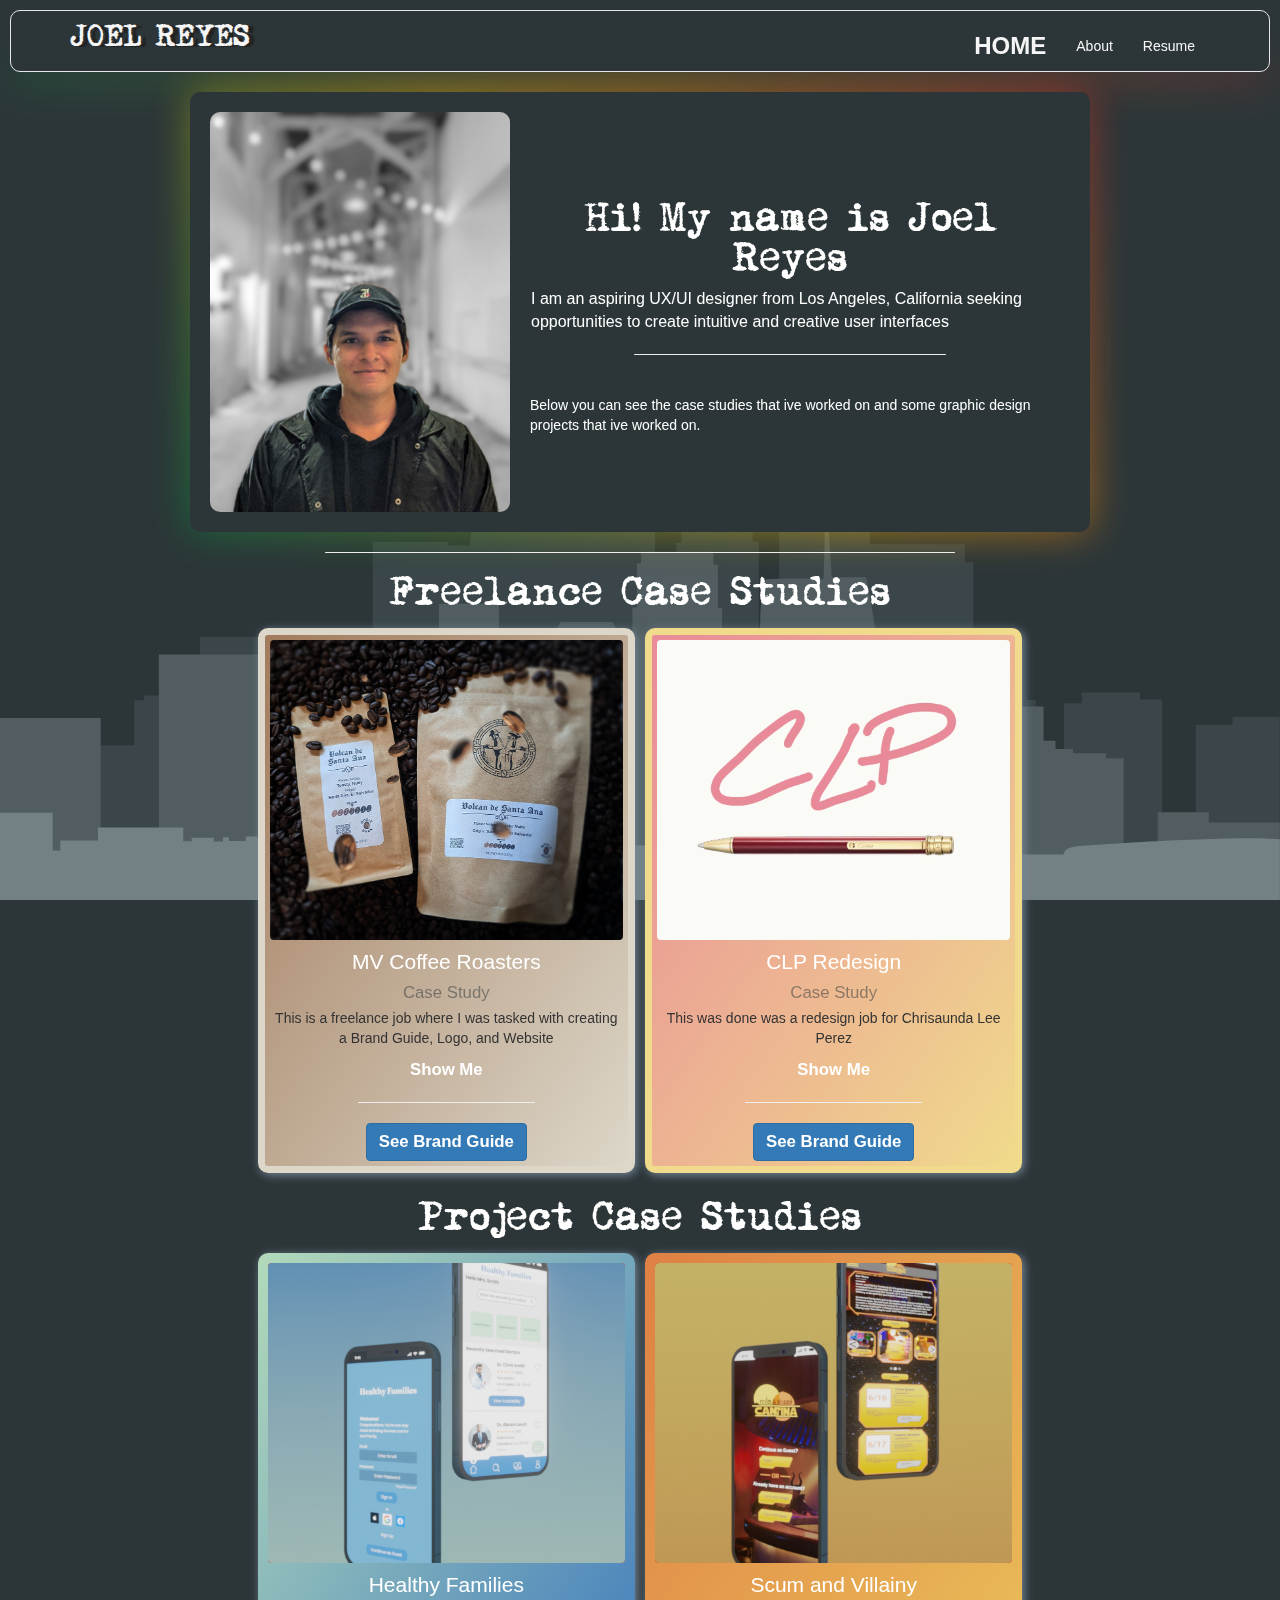
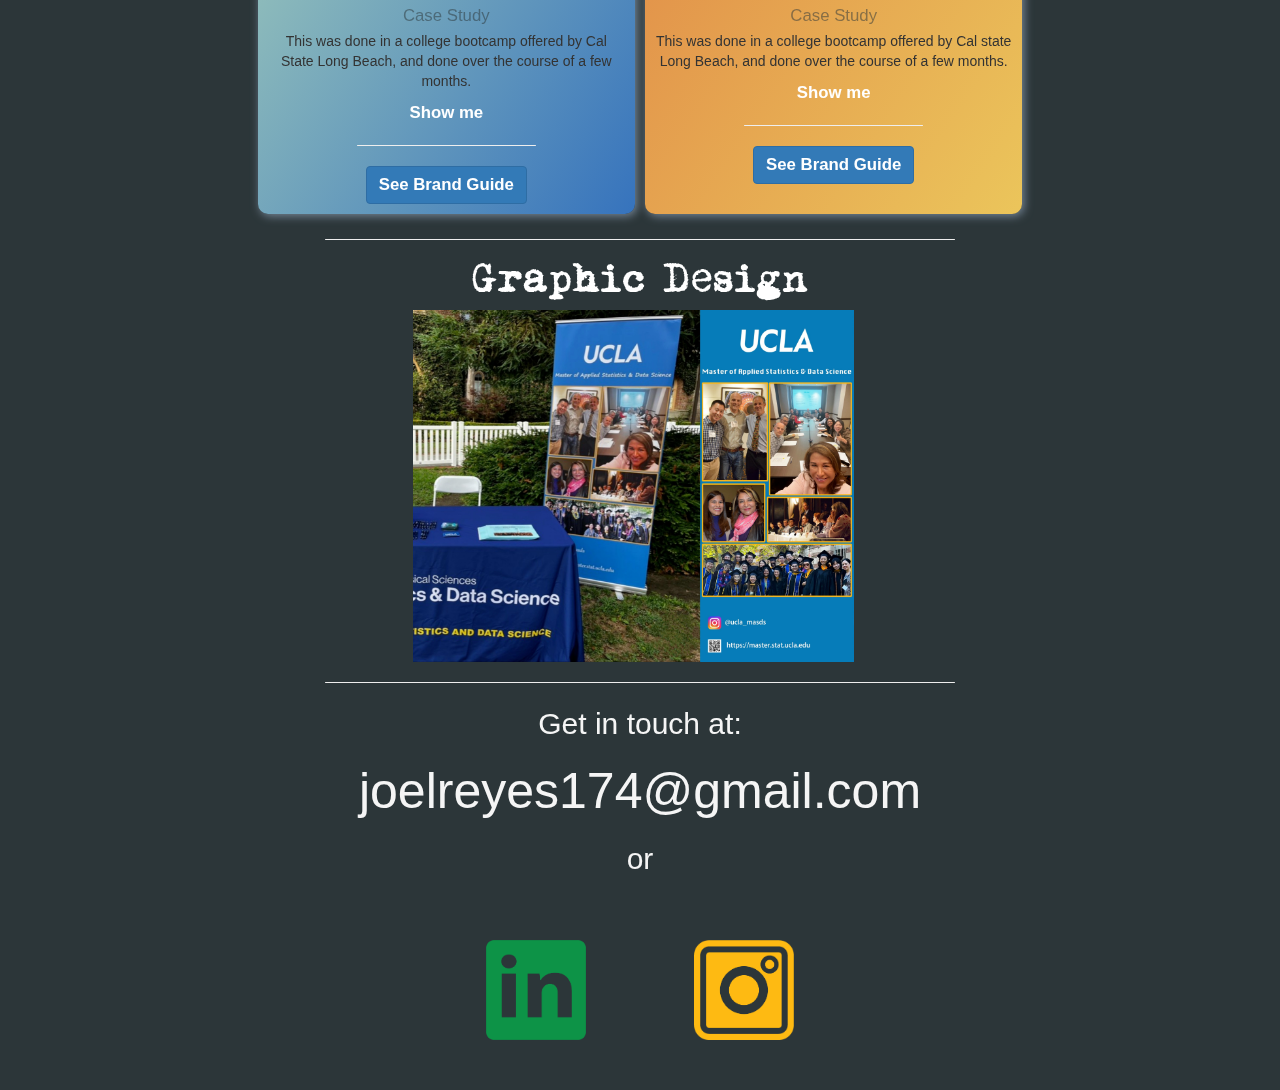
<file: index.html>
<!DOCTYPE html>
<html lang="en">
	<head>
		<meta charset="utf-8">
		<meta http-equiv="X-UA-Compatible" content="IE=edge">
		<meta name="viewport" content="width=device-width, initial-scale=1">
		<title>Joel Reyes Portfolio</title>
        <link rel="icon" type="image/x-icon" href="/images/Asset 1.png">
		<link rel="stylesheet" href="css/page_css/style.css">
		<link rel="stylesheet" href="css/bootstrap.min copy.css">
        <link rel="stylesheet" href="https://maxcdn.bootstrapcdn.com/bootstrap/3.4.1/css/bootstrap.min.css">
        <link href='https://fonts.googleapis.com/css?family=Oxygen:400,300,700' rel='stylesheet' type='text/css'>
        <link href='https://fonts.googleapis.com/css?family=Lora' rel='stylesheet' type='text/css'>
	</head>
    <body>
        <header>
            <nav id="header-nav" class="navbar navbar-default">
              <div class="container">
                <div class="navbar-header">

                    <div class="navbar-brand">
                      <a href="index.html"><h1>Joel Reyes</h1></a>
                    </div>

                    <button type="button" class="navbar-toggle collapsed" data-bs-toggle="collapse" data-bs-target="#collapsable-nav" aria-expanded="false">
                      <span class="sr-only">Toggle navigation</span>
                      <span class="icon-bar"></span>
                      <span class="icon-bar"></span>
                      <span class="icon-bar"></span>
                    </button>
                  </div>

                  <div id="collapsable-nav" class="collapse navbar-collapse">
                    <ul id="nav-list" class="nav navbar-nav navbar-right">
                      <!-- Home -->
                      <li class="logo">
                        <a href="index.html">Home</a>
                      </li>
                      <li>
                        <a href="about.html">About</a>
                      </li>
                      <li>
                        <a href="resume.html">Resume</a>
                      </li>
                      <!----
                      <li>
                        <a href="gallery.html">Gallery</a>
                      </li> 
                      ----->
                  </ul>
                </div>
              </div>
            </nav>
        </header>
        <!-- Name Card -->
        <section>
            <div class="name_card">
                <img class="photo" src="images/me.jpg" alt="pretty boy">
                <div class="card-content">
                    <h1>Hi! My name is Joel Reyes</h1>
                    <p class=text>I am an aspiring UX/UI designer from Los Angeles, California seeking opportunities to create intuitive and creative user interfaces<br><hr style="width: 60%"><br>Below you can see the case studies that ive worked on and some graphic design projects that ive worked on.</p>
                </div>
            </div>
        </section>
        <!-- Case studies -->
        <section>
            <hr>
            <h1 style="color:white;">Freelance Case Studies</h1>
            <div class="card">
                <div id="Coffee_body">
                    <img class="photo" src="images/cs photo/bags_beans.png" alt="photo">
                    <div class="text-field">
                        <h2>MV Coffee Roasters</h2>
                        <h3>Case Study</h3>
                        <p>This is a freelance job where I was tasked with creating a Brand Guide, Logo, and Website</p>
                        <div>
                            <a href="https://www.figma.com/proto/jUKpXj0aG32MiXfEWQSaAs/Untitled?type=design&node-id=1-2&t=a8X03bS8PYBf8sxE-1&scaling=contain&page-id=0%3A1&mode=design" target="_blank">Show Me</a>
                            <hr>
                            <a class="btn btn-primary" data-toggle="modal" data-target="#BG_MV">See Brand Guide</a>
                            <div class="modal fade" id="BG_MV" tabindex="-1" role="dialog" aria-labelledby="BgMvRoaster" aria-hidden="true">
                                <div class="modal-dialog" role="document">
                                    <div class="modal-content">
                                        <div class="modal-body">
                                            <img src="Brand Guide.png">
                                        </div>
                                    </div>
                                </div>
                            </div>
                        </div>
                    </div>
                </div>
                <div id="clp_body">
                    <img class="photo" src="images/cs photo/clp.jpg" alt="photo">
                    <div class="text-field">
                        <h2>CLP Redesign</h2>
                        <h3>Case Study</h3>
                        <p>This was done was a redesign job for Chrisaunda Lee Perez</p>
                        <div>
                            <a href="https://www.figma.com/proto/L8g5CMmyW8zKBQD56W1iPH/Untitled?node-id=1-2&t=T4vDuR1SeO4Yj5rD-1&scaling=contain&content-scaling=fixed&page-id=0%3A1" target="_blank">Show Me</a>
                            <hr>
                            <a class="btn btn-primary" data-toggle="modal" data-target="#BG_CLP">See Brand Guide</a>
                                <div class="modal fade" id="BG_CLP" tabindex="-1" role="dialog" aria-labelledby="Bgclp" aria-hidden="true">
                                    <div class="modal-dialog" role="document">
                                        <div class="modal-content">
                                            <div class="modal-body">
                                                <img src="CLP_Brand Guide.png">
                                            </div>
                                        </div>
                                    </div>
                                </div>
                        </div>
                    </div>
                </div>
                <!---
                <div id="dtla_body">
                    <img class="photo" src="images/cs photo/dtlacc.jpg" alt="photo">
                    <div class="text-field">
                        <h2>Dtla Cap Web Design</h2>
                        <h3>Case Study</h3>
                        <p>This was done was a Design job for a small commerce buisness that wanted to sell online</p>
                        <div>
                            <a href="#" target="_blank">Show Me</a>
                            <hr>
                            <a class="btn btn-primary" data-toggle="modal" data-target="#BG_DTLA">See Brand Guide</a>
                                <div class="modal fade" id="BG_DTLA" tabindex="-1" role="dialog" aria-labelledby="BgDtLA" aria-hidden="true">
                                    <div class="modal-dialog" role="document">
                                        <div class="modal-content">
                                            <div class="modal-body">
                                                <img src="#">
                                            </div>
                                        </div>
                                    </div>
                                </div>
                        </div>
                    </div>
                </div>
            </div>      
            <hr>
---->   </section>
        <section>
            <h1 style="color:white;">Project Case Studies</h1>
            <div class="card">
                <div id="hf_card_body">
                    <img class="photo" src="images/cs photo/HF.png" alt="photo">
                    <div class="text-field">
                        <h2>Healthy Families</h2>
                        <h3>Case Study</h3>
                        <p>This was done in a college bootcamp offered by Cal State Long Beach, and done over the course of a few months.</p>
                        <a href="https://www.figma.com/proto/YnMQVLydTXnlMdVAE2W9bf/Untitled?type=design&node-id=1-2&t=fbP3Jc4Uy5ju2RwQ-1&scaling=contain&page-id=0%3A1&mode=design" target="_blank">Show me</a>
                        <hr>
                        <a class="btn btn-primary" data-toggle="modal" data-target="#BG_HF">See Brand Guide</a>
                            <div class="modal fade" id="BG_HF" tabindex="-1" role="dialog" aria-labelledby="BgHealthyFamilies" aria-hidden="true">
                                <div class="modal-dialog" role="document">
                                    <div class="modal-content">
                                        <div class="modal-body">
                                            <img src="BG HF.png">
                                        </div>
                                    </div>
                                </div>
                            </div>
                    </div>
                </div>
                <div id="svc_card_body">
                    <img class="photo" src="images/cs photo/SV.png" alt="photo">
                    <div class="text-field">
                        <h2>Scum and Villainy</h2>
                        <h3>Case Study</h3>
                        <p>This was done in a college bootcamp offered by Cal state Long Beach, and done over the course of a few months. </p>
                        <a href="https://www.figma.com/proto/Mu2PmBqwAwGyyOHNklqFxq/Untitled?type=design&node-id=1-2&t=QbUhVoj5ulYvmN9j-1&scaling=contain&page-id=0%3A1&mode=design" target="_blank">Show me</a>
                        <hr>
                        <a class="btn btn-primary" data-toggle="modal" data-target="#BG_SV">See Brand Guide</a>
                            <div class="modal fade" id="BG_SV" tabindex="-1" role="dialog" aria-labelledby="BgScum&Villany" aria-hidden="true">
                                <div class="modal-dialog" role="document">
                                    <div class="modal-content">
                                        <div class="modal-body">
                                            <img src="BG Scum & vill.png">
                                        </div>
                                    </div>
                                </div>
                            </div>
                    </div>
                </div>
            </div>
        </section>
        <!-- Gallery -->
        <section>
            <hr>
            <h1 style="color:white;">Graphic Design</h1>
            <div class="GD_images"> 
                <div data-toggle="modal" data-target="#myModal1">
                    <img src="images/Untitled 16~2.png" alt="UCLA Banner">
                </div>
            </div>
            <div id="myModal1" class="modal fade" role="dialog">
                <div class="modal-dialog modal-dialog-centered">
                    <div class="modal-content">
                        <div class="modal-body text-center">
                            <img src="images/Untitled 16~2.png" alt="UCLA Banner" class="custom-img">
                            <p>This was done for a Job Fair hosted by UClA</p>
                        </div>
                    </div>
                </div>
            </div>
        </section>
    </body>
    <footer>
        <hr style="width:50%">
        <div class="footer_text">
          <p>Get in touch at:</p>
          <p class="email">joelreyes174@gmail.com</p>
          <p>or</p>
          <div class="socials">
              <a href="https://www.linkedin.com/in/joel-reyes-ca1776/" target="_blank">
                  <img class="soc" src="socials/linkin.png" alt="linkin">
              </a>
              <a href="https://www.instagram.com/random.fbx/" target="_blank">
                  <img class="insta" src="socials/instagram.png" alt="instagram">
              </a>
              <!--
              <a href="#" target="_blank">
                  <img class="twitter" src="socials/twitter.png" alt="twitter">
              </a>
              --->
          </div>
          <div class="skyline">
              <img src="flag_colors.svg" alt="Los Angeles skyline">
          </div>
        </div>
    </footer>
    <!--- jQuery -----> 
    <script src="js/portfolio.js"></script>
    <script src="js/jquery-3.6.4.min copy.js"></script>
    <script src="js/bootstrap.min copy.js"></script>
    <script src="https://ajax.googleapis.com/ajax/libs/jquery/3.7.1/jquery.min.js"></script>
    <script src="https://maxcdn.bootstrapcdn.com/bootstrap/3.4.1/js/bootstrap.min.js"></script>
</html>
</file>
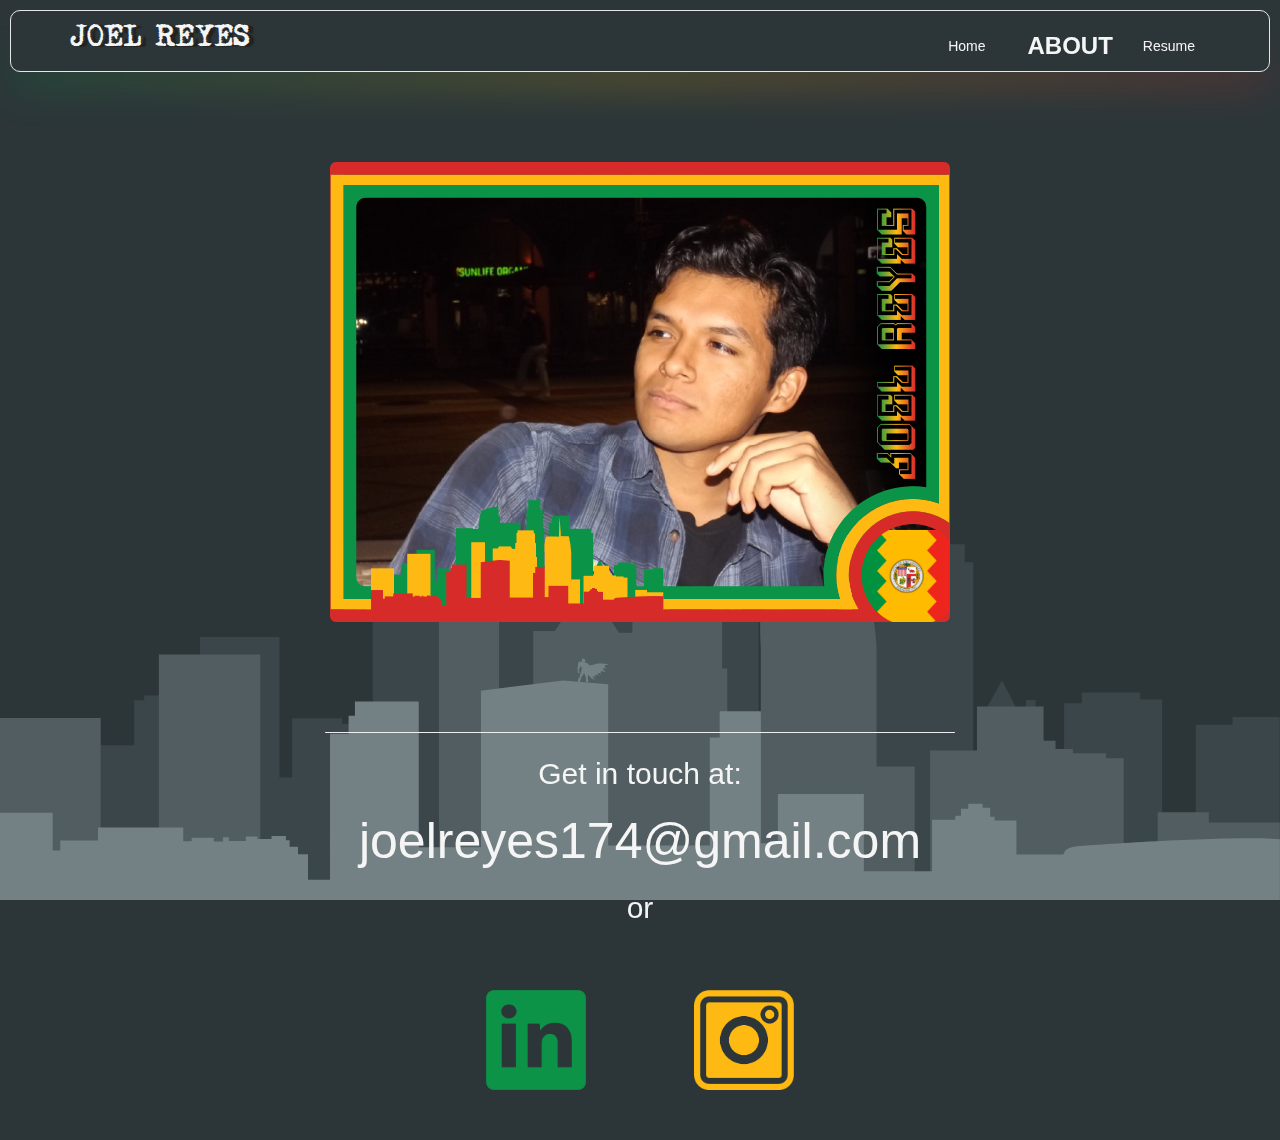
<file: about.html>
<!DOCTYPE html>
<html lang="en">
	<head>
		<meta charset="utf-8">
		<meta http-equiv="X-UA-Compatible" content="IE=edge">
		<meta name="viewport" content="width=device-width, initial-scale=1">
		<title>Joel Reyes Portfolio</title>
    <link rel="icon" type="image/x-icon" href="/images/Asset 1.png">
		<link rel="stylesheet" href="css/page_css/about.css">
		<link rel="stylesheet" href="css/bootstrap.min copy.css">
    <link rel="stylesheet" href="https://maxcdn.bootstrapcdn.com/bootstrap/3.4.1/css/bootstrap.min.css">
    <link href='https://fonts.googleapis.com/css?family=Oxygen:400,300,700' rel='stylesheet' type='text/css'>
    <link href='https://fonts.googleapis.com/css?family=Lora' rel='stylesheet' type='text/css'>
	</head>
  <body>
        <header>
            <nav id="header-nav" class="navbar navbar-default">
              <div class="container">
                <div class="navbar-header">

                    <div class="navbar-brand">
                      <a href="index.html"><h1>Joel Reyes</h1></a>
                    </div>

                    <button type="button" class="navbar-toggle collapsed" data-bs-toggle="collapse" data-bs-target="#collapsable-nav" aria-expanded="false">
                      <span class="sr-only">Toggle navigation</span>
                      <span class="icon-bar"></span>
                      <span class="icon-bar"></span>
                      <span class="icon-bar"></span>
                    </button>
                  </div>

                  <div id="collapsable-nav" class="collapse navbar-collapse">
                    <ul id="nav-list" class="nav navbar-nav navbar-right">
                      <!-- Home -->
                      <li>
                        <a href="index.html">Home</a>
                      </li>
                      <li class="logo">
                        <a href="about.html">About</a>
                      </li>
                      <li>
                        <a href="resume.html">Resume</a>
                      </li>
                      <!---
                      <li>
                        <a href="gallery.html">Gallery</a>
                      </li> 
                      ----->
                  </ul>
                </div>
              </div>
            </nav>
        </header>
          <div id='baseballCard' class='content baseball-card'>
            <a class="card">
              <div class="front" style="background-image: url(Front.svg);"></div>
               <div class="back" style="background-image: url(Back.svg);"></div>
            </a>
          </div>
        <!---
        <section>
            <div id='baseballCard' class='baseball-card'>
              <article id='flipper' class=''>
                <section class='front'>
                  <div class='fbox'>
                    <svg class="card_front" id="Front" xmlns="http://www.w3.org/2000/svg" xmlns:xlink="http://www.w3.org/1999/xlink" viewBox="0 0 180 252">
                      <defs>
                        <linearGradient id="linear-gradient" x1="61.08" y1="233.7" x2="61.08" y2="218.7" gradientUnits="userSpaceOnUse">
                          <stop offset="0" stop-color="#d72b29"/>
                          <stop offset=".49" stop-color="#feba12"/>
                          <stop offset="1" stop-color="#0b9347"/>
                        </linearGradient>
                        <linearGradient id="linear-gradient-2" x1="72.47" x2="72.47" xlink:href="#linear-gradient"/>
                        <linearGradient id="linear-gradient-3" x1="83.85" x2="83.85" xlink:href="#linear-gradient"/>
                        <linearGradient id="linear-gradient-4" x1="95.24" x2="95.24" xlink:href="#linear-gradient"/>
                        <linearGradient id="linear-gradient-5" x1="111.88" x2="111.88" xlink:href="#linear-gradient"/>
                        <linearGradient id="linear-gradient-6" x1="123.27" x2="123.27" xlink:href="#linear-gradient"/>
                        <linearGradient id="linear-gradient-7" x1="134.28" x2="134.28" xlink:href="#linear-gradient"/>
                        <linearGradient id="linear-gradient-8" x1="145.3" x2="145.3" xlink:href="#linear-gradient"/>
                        <linearGradient id="linear-gradient-9" x1="156.69" x2="156.69" xlink:href="#linear-gradient"/>
                      </defs>
                      <image width="209" height="110" transform="translate(7 178)" xlink:href="[data-uri]"/>
                      <g>
                        <path d="M9,10v194.33c.33-.11.66-.22,1-.31,1.3-.38,2.63-.68,4-.88,1.41-.2,2.86-.31,4.33-.31,4.11,0,8.03.84,11.61,2.35,1.79.75,3.48,1.67,5.06,2.75h.01c3.18,2.14,5.92,4.88,8.06,8.06h0c1.08,1.59,2,3.28,2.75,5.07,1.51,3.58,2.35,7.5,2.35,11.61,0,1.82-.16,3.6-.49,5.33-.23,1.37-.58,2.71-1.01,4-.11.34-.22.67-.34,1h124.67V10H9ZM162.4,238H52.76c.27-1.74.41-3.52.41-5.33,0-19.21-15.63-34.84-34.84-34.84-1.47,0-2.91.09-4.33.27V18.6c0-1.99,1.61-3.6,3.6-3.6h144.8c1.99,0,3.6,1.61,3.6,3.6v215.8c0,1.99-1.61,3.6-3.6,3.6Z" style="fill: #0b9347;"/>
                        <path d="M0,240.67v11.33h13.19c-5.92-1.57-10.77-5.8-13.19-11.33ZM0,240.67v11.33h13.19c-5.92-1.57-10.77-5.8-13.19-11.33ZM0,0v224.66c1.16-2.65,2.88-5,5-6.89,1.21-1.09,2.55-2.03,4-2.78.33-.18.66-.35,1-.5,1.27-.59,2.61-1.04,4-1.34,1.39-.32,2.84-.48,4.33-.48,11.05,0,20,8.95,20,20,0,1.84-.25,3.63-.72,5.33-.39,1.4-.92,2.74-1.6,4-.17.34-.36.67-.56,1-.88,1.47-1.95,2.81-3.18,4-2.41,2.36-5.43,4.11-8.8,5h156.53V0H0ZM175,247H38.8c.89-1.25,1.65-2.59,2.29-4,.16-.33.3-.66.43-1,.52-1.28.94-2.62,1.23-4,.38-1.72.58-3.5.58-5.33,0-13.79-11.21-25-25-25-1.48,0-2.93.13-4.33.38-1.38.24-2.71.59-4,1.05-.34.12-.67.24-1,.38-1.4.56-2.74,1.25-4,2.05V5h170v242ZM0,240.67v11.33h13.19c-5.92-1.57-10.77-5.8-13.19-11.33ZM0,240.67v11.33h13.19c-5.92-1.57-10.77-5.8-13.19-11.33ZM0,240.67v11.33h13.19c-5.92-1.57-10.77-5.8-13.19-11.33Z" style="fill: #d72b29;"/>
                        <path d="M5,205.99v5.54c1.26-.8,2.6-1.49,4-2.05.33-.14.66-.26,1-.38,1.29-.46,2.62-.81,4-1.05,1.4-.25,2.85-.38,4.33-.38,13.79,0,25,11.21,25,25,0,1.83-.2,3.61-.58,5.33-.29,1.38-.71,2.72-1.23,4-.13.34-.27.67-.43,1-.64,1.41-1.4,2.75-2.29,4h136.2V5H5v200.98h0ZM171,243H46.33c.12-.33.23-.66.34-1,.43-1.29.78-2.63,1.01-4,.33-1.73.49-3.51.49-5.33,0-4.11-.84-8.03-2.35-11.61-.76-1.78-1.68-3.48-2.75-5.06h0c-2.16-3.18-4.89-5.91-8.06-8.07h-.01c-1.58-1.07-3.28-1.99-5.06-2.75-3.58-1.51-7.5-2.35-11.61-2.35-1.47,0-2.92.11-4.33.31-1.37.2-2.7.5-4,.88-.34.09-.67.2-1,.31V10h162v233Z" style="fill: #feba12;"/>
                      </g>
                      <g>
                        <path d="M56.01,233.7v-4.5l1.88-1.88h1.88v3.38h2.62v-3.38h-2.25v-1.13l2.25-2.25v-3.75l1.5-1.5h2.25v4.13l-1.12,1.12h1.12v7.87l-1.88,1.88h-8.25ZM65.39,232.21l.37-.38v-7.5h-1.5l1.5-1.49v-3.75h-1.5v3.37l-2.25,2.26v.75h2.25v5.62h-4.87v-3.38h-1.5v4.5h7.5Z" style="fill: url(#linear-gradient);"/>
                        <path d="M68.15,233.7l-.75-.75v-11.25l3-3h5.62l1.5,1.5v11.25l-2.25,2.25h-7.13ZM76.41,232.21l.75-.75v-11.25l-1.13-1.12h-5.62l-1.12,1.12v11.25l.75.75h6.38ZM71.15,231.08l-.37-.37v-9.75l.37-.38h4.12l.37.38v9.75l-.37.37h-4.12ZM73.78,230.7v-8.25h-2.62v8.25h2.62Z" style="fill: url(#linear-gradient-2);"/>
                        <path d="M78.79,233.7v-4.12l1.5-1.5h-1.5v-7.5l1.88-1.88h8.25v5.25l-.75.75h-3v-2.63h-2.62v3h2.25v1.5l-2.25,2.25v1.88h2.62v-3.75l1.5-1.5h2.25v7.13l-1.12,1.12h-9ZM88.54,232.21v-6.38h-1.5v5.25h-4.87v-2.62l2.25-2.26v-.75h-2.25v-4.88h4.87v2.63h1.5v-4.12h-7.87v7.5h1.88l-1.88,1.88v3.75h7.87Z" style="fill: url(#linear-gradient-3);"/>
                        <path d="M90.18,233.7v-4.12l1.5-1.5h-1.5v-7.5l1.88-1.88h1.88v6.38h2.25v1.5l-2.25,2.25v1.88h2.62v-3.75l1.5-1.5h2.25v7.13l-1.12,1.12h-9ZM99.93,232.21v-6.38h-1.5v5.25h-4.87v-2.62l2.25-2.26v-.75h-2.25v-6.37h-1.5v7.5h1.88l-1.88,1.88v3.75h7.87Z" style="fill: url(#linear-gradient-4);"/>
                        <path d="M106.81,233.7v-13.12l1.88-1.88h6.75l1.5,1.5v5.25l-.37.37-.19.19.56.56v5.62l-1.5,1.49h-2.25v-5.24h-2.62v3.75l-1.5,1.49h-2.25ZM116.56,232.21v-5.62l-.56-.56.56-.56v-5.25l-1.13-1.12h-6.75v13.12h1.5v-5.62h4.5l.37.37v5.25h1.5ZM110.19,225.45v-4.88h4.5l.37.38v4.12l-.37.37h-4.5ZM113.19,225.08v-3h-2.62v3h2.62Z" style="fill: url(#linear-gradient-5);"/>
                        <path d="M118.2,233.7v-4.12l1.5-1.5h-1.5v-7.5l1.88-1.88h8.25v5.25l-.75.75h-3v-2.63h-2.62v3h2.25v1.5l-2.25,2.25v1.88h2.62v-3.75l1.5-1.5h2.25v7.13l-1.12,1.12h-9ZM127.95,232.21v-6.38h-1.5v5.25h-4.87v-2.62l2.25-2.26v-.75h-2.25v-4.88h4.87v2.63h1.5v-4.12h-7.87v7.5h1.88l-1.88,1.88v3.75h7.87Z" style="fill: url(#linear-gradient-6);"/>
                        <path d="M132.97,233.7v-6l-3.38-3.38v-3.75l1.88-1.88h1.88v4.88l1.5,1.5.18.18.19-.18v-5.25l1.12-1.13h2.63v5.25l-2.63,2.63v6l-1.12,1.12h-2.25ZM135.97,232.21v-5.62l2.63-2.63v-4.87h-1.5v4.5l-2.06,2.07-2.06-2.07v-4.5h-1.5v4.5l3,3v5.62h1.5Z" style="fill: url(#linear-gradient-7);"/>
                        <path d="M140.24,233.7v-4.12l1.5-1.5h-1.5v-7.5l1.88-1.88h8.25v5.25l-.75.75h-3v-2.63h-2.62v3h2.25v1.5l-2.25,2.25v1.88h2.62v-3.75l1.5-1.5h2.25v7.13l-1.12,1.12h-9ZM149.98,232.21v-6.38h-1.5v5.25h-4.87v-2.62l2.25-2.26v-.75h-2.25v-4.88h4.87v2.63h1.5v-4.12h-7.87v7.5h1.88l-1.88,1.88v3.75h7.87Z" style="fill: url(#linear-gradient-8);"/>
                        <path d="M151.62,233.7v-3.37l1.5-1.5h2.25v1.88h2.62v-2.25h-6.37v-7.88l1.88-1.88h8.25v4.13l-1.5,1.49h-1.88v-1.88h-3v2.63h6.37v7.5l-1.12,1.12h-9ZM161.37,232.21v-6.75h-6.37v-4.88h4.87v1.88h1.5v-3.37h-7.87v7.5h6.37v4.5h-4.87v-1.88h-1.5v3h7.87Z" style="fill: url(#linear-gradient-9);"/>
                      </g>
                      <path id="Background" d="M18.54,28.98v3.73h4.04v.89h.43v4.98h5.22v7.12h-12.57v1.11h5.3v4.47h-.5v2.72h16.25v6.73h-.32v1.97s6.01.54,6.91,1.18,1.97,6.19,1.97,6.19l6.73.21s-10.01.43-10.7.43v.47h-2.48v8.05h-4.12v1.9h1.93v.47h7.16v.72h1.54l.26.26.23-.28h1.87v4.77h-1.87l-.23-.26-.26.2h-1.44v.96h-7.15v.55h-15.54v1.82h17.74v1.24h2.35l.37,3.33-.2,3.53h-4.98v8.48h-1.62v.75h-17.13v1.16h4.05l2.53,1.42-2.62,1.36v.78h.87v.87h-5.06v2.55h4.78v1.59h.96v5.21h-.64v1.97h-10.85v3.01h8.62v3.3h.69v4.2H4.71V20.74h13.62l.21,8.24Z" style="fill: #0b9347;"/>
                      <path id="Midground" d="M8.06,20.74h12.92v9h-10.5v5.2h16.2v9.06H5.49v15.95h25.73v5.37h-9.54v3.04h7.1v1.93l.79.54v4.59l-.95.59v1.22h2.27v.41h3.94v.38h1.03v6.45h-1.16v.41h-3.83v.38h-5.43v.46h-4.56v2.99h6.48s4.14-.28,6.05.48c.15,2.35,0,5.14,0,5.14l7.91.21s-6.94.53-7.73.53c-.03.82,0,3.06,0,3.06,0,0-4.17.94-6.73.94h-10.2v3.41H6.68v1.37h11.39v4.19h3.92v5.95h-3.06v1.06h-.74v1.56h-.37v2.95h-.45v1.58h-8.89v3.02h4.06v4.57h-.91v6.34h-6.93V20.74h3.35Z" style="fill: #feba12;"/>
                      <path id="Foreground" d="M4.71,20.74h7.79v4.7h-3.36v.67h.88v3.36h1.17v7.62h-1.23v.75h.32v1.97h-.35v.83h.37v.52h-.33v1.51h.41v1.03h-.25v1.26h.29v1.28h-.39v.33h-.58v.75h-.66v.89h-2.3v1.97h13.06v1.66h1.62v.57h1.28v5.71h-13.03v5.56h13.98l.9,7.32-.33,4.04h-14.41v9.08h9.65v.89h2.34v3.68h-11.81v1.52h4.42v7.69h-6.91v6.09h4.61v2.08h.34v.5h.63v.66h.45v1.29h-.34v.68h-.81v.39h-.34v1.94h-3.05v4.22s.63,0,.74,1.08,1.01,13.89.64,18.23h-5.42V20.74Z" style="fill: #d72b29;"/>
                    </svg>
                  </div>
                </section>
                <section class='back'>
                  <div class='bbox'>
                    <svg class="card_front" id="Back" xmlns="http://www.w3.org/2000/svg" xmlns:xlink="http://www.w3.org/1999/xlink" viewBox="0 0 180 252">
                      <g id="Front">
                        <image width="209" height="110" transform="translate(-195 178)" xlink:href="[data-uri]"/>
                      </g>
                      <g id="Back">
                        <g id="Border">
                          <path d="M0,0v252h180V0H0ZM175,247H5V5h170v242Z" style="fill: #d72b29;"/>
                          <path d="M5,5v242h170V5H5ZM170,242H10V10h160v232Z" style="fill: #feba12;"/>
                          <path d="M164.87,14.91l.26,218.4c0,1.99-1.61,3.6-3.6,3.6l-142.8.17c-1.99,0-3.6-1.61-3.6-3.6l-.26-214.8c0-1.99,1.61-3.6,3.6-3.6l146.4-.18M170,10H10v232h160V10h0Z" style="fill: #0b9347;"/>
                          <rect x="96" y="12" width="5" height="226" style="fill: #0b9347;"/>
                          <rect x="101" y="7" width="5" height="237" style="fill: #feba12;"/>
                          <rect x="106" y="3" width="5" height="246" style="fill: #d72b29;"/>
                        </g>
                        <text transform="translate(85.59 21.86) rotate(90)" style="font-family: LOSANGELES1, LOSANGELES1; font-size: 5px;"><tspan x="0" y="0">Resume:</tspan></text>
                        <text transform="translate(155.59 148.86) rotate(90)" style="font-family: LOSANGELES1, LOSANGELES1; font-size: 5px;"><tspan x="0" y="0">Skills:</tspan></text>
                        <polygon points="149.5 193.24 147.79 190.96 145.1 191.88 146.73 189.55 145.03 187.28 147.75 188.11 149.38 185.79 149.43 188.63 152.15 189.47 149.45 190.39 149.5 193.24" style="fill: #0e2028;"/>
                        <polygon points="149.5 201.44 147.79 199.16 145.1 200.09 146.73 197.76 145.03 195.48 147.75 196.32 149.38 193.99 149.43 196.84 152.15 197.67 149.45 198.59 149.5 201.44" style="fill: #0e2028;"/>
                        <polygon points="149.5 209.64 147.79 207.37 145.1 208.29 146.73 205.96 145.03 203.69 147.75 204.52 149.38 202.19 149.43 205.04 152.15 205.88 149.45 206.8 149.5 209.64" style="fill: #0e2028;"/>
                        <polygon points="149.5 217.85 147.79 215.57 145.1 216.49 146.73 214.17 145.03 211.89 147.75 212.73 149.38 210.4 149.43 213.24 152.15 214.08 149.45 215 149.5 217.85" style="fill: #0e2028;"/>
                        <path d="M148.91,220.15l.02,1.31v.36s.35.11.35.11l1.25.38-1.24.42-.34.12v.36s.03,1.31.03,1.31l-.78-1.05-.22-.29-.34.12-1.24.42.75-1.07.21-.3-.22-.29-.78-1.05,1.25.38.35.11.21-.3.75-1.07M149.38,218.6l-1.64,2.33-2.72-.84,1.71,2.28-1.64,2.33,2.69-.92,1.71,2.28-.04-2.85,2.69-.92-2.72-.84-.04-2.85h0Z" style="fill: #0e2028;"/>
                        <polygon points="140.5 185.24 138.79 182.96 136.1 183.88 137.73 181.55 136.03 179.28 138.75 180.11 140.38 177.79 140.43 180.63 143.15 181.47 140.45 182.39 140.5 185.24" style="fill: #0e2028;"/>
                        <polygon points="140.5 193.44 138.79 191.16 136.1 192.09 137.73 189.76 136.03 187.48 138.75 188.32 140.38 185.99 140.43 188.84 143.15 189.67 140.45 190.59 140.5 193.44" style="fill: #0e2028;"/>
                        <polygon points="140.5 201.64 138.79 199.37 136.1 200.29 137.73 197.96 136.03 195.69 138.75 196.52 140.38 194.19 140.43 197.04 143.15 197.88 140.45 198.8 140.5 201.64" style="fill: #0e2028;"/>
                        <path d="M139.91,203.95l.02,1.31v.36s.35.11.35.11l1.25.38-1.24.42-.34.12v.36s.03,1.31.03,1.31l-.78-1.05-.22-.29-.34.12-1.24.42.75-1.07.21-.3-.22-.29-.78-1.05,1.25.38.35.11.21-.3.75-1.07M140.38,202.4l-1.64,2.33-2.72-.84,1.71,2.28-1.64,2.33,2.69-.92,1.71,2.28-.04-2.85,2.69-.92-2.72-.84-.04-2.85h0Z" style="fill: #0e2028;"/>
                        <path d="M139.91,212.15l.02,1.31v.36s.35.11.35.11l1.25.38-1.24.42-.34.12v.36s.03,1.31.03,1.31l-.78-1.05-.22-.29-.34.12-1.24.42.75-1.07.21-.3-.22-.29-.78-1.05,1.25.38.35.11.21-.3.75-1.07M140.38,210.6l-1.64,2.33-2.72-.84,1.71,2.28-1.64,2.33,2.69-.92,1.71,2.28-.04-2.85,2.69-.92-2.72-.84-.04-2.85h0Z" style="fill: #0e2028;"/>
                        <polygon points="130.5 179.24 128.79 176.96 126.1 177.88 127.73 175.55 126.03 173.28 128.75 174.11 130.38 171.79 130.43 174.63 133.15 175.47 130.45 176.39 130.5 179.24" style="fill: #0e2028;"/>
                        <polygon points="130.5 187.44 128.79 185.16 126.1 186.09 127.73 183.76 126.03 181.48 128.75 182.32 130.38 179.99 130.43 182.84 133.15 183.67 130.45 184.59 130.5 187.44" style="fill: #0e2028;"/>
                        <polygon points="130.5 195.64 128.79 193.37 126.1 194.29 127.73 191.96 126.03 189.69 128.75 190.52 130.38 188.19 130.43 191.04 133.15 191.88 130.45 192.8 130.5 195.64" style="fill: #0e2028;"/>
                        <polygon points="130.5 203.85 128.79 201.57 126.1 202.49 127.73 200.17 126.03 197.89 128.75 198.73 130.38 196.4 130.43 199.24 133.15 200.08 130.45 201 130.5 203.85" style="fill: #0e2028;"/>
                        <polygon points="130.5 212.05 128.79 209.78 126.1 210.7 127.73 208.37 126.03 206.09 128.75 206.93 130.38 204.6 130.43 207.45 133.15 208.29 130.45 209.21 130.5 212.05" style="fill: #0e2028;"/>
                        <text transform="translate(145.9 147.86) rotate(90)" style="fill: #0e2028; font-family: Arial-BoldMT, Arial; font-size: 7px; font-weight: 700;"><tspan x="0" y="0">Adobe CC:</tspan></text>
                        <text transform="translate(136.9 147.86) rotate(90)" style="fill: #0e2028; font-family: Arial-BoldMT, Arial; font-size: 7px; font-weight: 700;"><tspan x="0" y="0">Blender:</tspan></text>
                        <text transform="translate(126.9 147.86) rotate(90)" style="fill: #0e2028; font-family: Arial-BoldMT, Arial; font-size: 7px; font-weight: 700;"><tspan x="0" y="0">Figma:</tspan></text>
                        <text transform="translate(155.59 33.86) rotate(90)" style="font-family: LOSANGELES1, LOSANGELES1; font-size: 5px;"><tspan x="0" y="0">About:</tspan></text>
                        <text transform="translate(145.9 32.86) rotate(90)" style="fill: #0e2028; font-size: 7px;"><tspan x="0" y="0" style="font-family: Arial-BoldMT, Arial; font-weight: 700;">From: </tspan><tspan x="21.78" y="0" style="font-family: ArialMT, Arial;">Los</tspan><tspan x="33.06" y="0" style="font-family: ArialMT, Arial; letter-spacing: -.06em;"> </tspan><tspan x="34.62" y="0" style="font-family: ArialMT, Arial; letter-spacing: 0em;">Angeles, California</tspan></text>
                        <text transform="translate(136.9 32.86) rotate(90)" style="fill: #0e2028; font-size: 7px;"><tspan x="0" y="0" style="font-family: Arial-BoldMT, Arial; font-weight: 700;">Experience: ~</tspan><tspan x="45.72" y="0" style="font-family: ArialMT, Arial;">3</tspan><tspan x="49.61" y="0" style="font-family: ArialMT, Arial; letter-spacing: -.02em;"> </tspan><tspan x="51.43" y="0" style="font-family: ArialMT, Arial; letter-spacing: -.09em;">Y</tspan><tspan x="55.46" y="0" style="font-family: ArialMT, Arial;">ears</tspan></text>
                        <text transform="translate(126.9 32.86) rotate(90)" style="fill: #0e2028; font-size: 7px;"><tspan x="0" y="0" style="font-family: Arial-BoldMT, Arial; font-weight: 700;">Job </tspan><tspan x="14.39" y="0" style="font-family: Arial-BoldMT, Arial; font-weight: 700; letter-spacing: -.02em;">T</tspan><tspan x="18.54" y="0" style="font-family: Arial-BoldMT, Arial; font-weight: 700; letter-spacing: 0em;">itle: </tspan><tspan x="32.93" y="0" style="font-family: ArialMT, Arial;">Ux/Ui Designer</tspan></text>
                        <text transform="translate(116.9 32.86) rotate(90)" style="fill: #0e2028; font-size: 7px;"><tspan x="0" y="0" style="font-family: Arial-BoldMT, Arial; font-weight: 700;">Language(s): </tspan><tspan x="45.89" y="0" style="font-family: ArialMT, Arial;">English/Spanish</tspan></text>
                        <text transform="translate(77.48 22.19) rotate(90) scale(.96 1)" style="font-family: ArialMT, Arial; font-size: 6.5px;"><tspan x="0" y="0" style="letter-spacing: .2em;">I</tspan><tspan x="3.11" y="0" style="letter-spacing: .51em;"> </tspan><tspan x="8.2" y="0" style="letter-spacing: .2em;">am</tspan><tspan x="19.83" y="0" style="letter-spacing: .51em;"> </tspan><tspan x="24.93" y="0" style="letter-spacing: .2em;">a</tspan><tspan x="29.84" y="0" style="letter-spacing: .51em;"> </tspan><tspan x="34.94" y="0" style="letter-spacing: .2em;">UX/UI</tspan><tspan x="58.77" y="0" style="letter-spacing: .51em;"> </tspan><tspan x="63.87" y="0" style="letter-spacing: .2em;">Designer</tspan><tspan x="100.28" y="0" style="letter-spacing: .51em;"> </tspan><tspan x="105.37" y="0" style="letter-spacing: .2em;">who</tspan><tspan x="121.2" y="0" style="letter-spacing: .51em;"> </tspan><tspan x="126.29" y="0" style="letter-spacing: .2em;">is</tspan><tspan x="133.59" y="0" style="letter-spacing: .51em;"> </tspan><tspan x="138.68" y="0" style="letter-spacing: .2em;">always</tspan><tspan x="166.35" y="0" style="letter-spacing: .51em;"> </tspan><tspan x="171.45" y="0" style="letter-spacing: .2em;">looking</tspan><tspan x="201.14" y="0" style="letter-spacing: .51em;"> </tspan><tspan x="206.24" y="0" style="letter-spacing: .2em;">for </tspan><tspan style="letter-spacing: .2em;"><tspan x="0" y="7.8">opertuninties to develop my skills. In my</tspan></tspan><tspan x="0" y="15.6" style="letter-spacing: .2em;">free</tspan><tspan x="16.4" y="15.6" style="letter-spacing: .22em;"> </tspan><tspan x="19.65" y="15.6" style="letter-spacing: .2em;">time</tspan><tspan x="37.13" y="15.6" style="letter-spacing: .22em;"> </tspan><tspan x="40.39" y="15.6" style="letter-spacing: .2em;">I</tspan><tspan x="43.49" y="15.6" style="letter-spacing: .22em;"> </tspan><tspan x="46.75" y="15.6" style="letter-spacing: .2em;">like</tspan><tspan x="61.7" y="15.6" style="letter-spacing: .22em;"> </tspan><tspan x="64.95" y="15.6" style="letter-spacing: .2em;">to</tspan><tspan x="72.97" y="15.6" style="letter-spacing: .22em;"> </tspan><tspan x="76.23" y="15.6" style="letter-spacing: .2em;">watch</tspan><tspan x="99.71" y="15.6" style="letter-spacing: .22em;"> </tspan><tspan x="102.96" y="15.6" style="letter-spacing: .2em;">a</tspan><tspan x="107.88" y="15.6" style="letter-spacing: .22em;"> </tspan><tspan x="111.13" y="15.6" style="letter-spacing: .2em;">variety</tspan><tspan x="139.37" y="15.6" style="letter-spacing: .22em;"> </tspan><tspan x="142.63" y="15.6" style="letter-spacing: .2em;">of</tspan><tspan x="150.65" y="15.6" style="letter-spacing: .22em;"> </tspan><tspan x="153.9" y="15.6" style="letter-spacing: .2em;">di</tspan><tspan x="161.56" y="15.6" style="letter-spacing: .18em;">f</tspan><tspan x="164.55" y="15.6" style="letter-spacing: .2em;">ferent</tspan><tspan x="188.97" y="15.6" style="letter-spacing: .22em;"> </tspan><tspan x="192.22" y="15.6" style="letter-spacing: .2em;">sports </tspan><tspan x="0" y="23.4" style="letter-spacing: .2em;">(mainly</tspan><tspan x="30.05" y="23.4" style="letter-spacing: .41em;"> </tspan><tspan x="34.5" y="23.4" style="letter-spacing: .2em;">baseball</tspan><tspan x="69.12" y="23.4" style="letter-spacing: .41em;"> </tspan><tspan x="73.57" y="23.4" style="letter-spacing: .2em;">and</tspan><tspan x="88.32" y="23.4" style="letter-spacing: .41em;"> </tspan><tspan x="92.77" y="23.4" style="letter-spacing: .2em;">soccer).</tspan><tspan x="126.29" y="23.4" style="letter-spacing: .41em;"> </tspan><tspan x="130.74" y="23.4" style="letter-spacing: .2em;">I</tspan><tspan x="133.85" y="23.4" style="letter-spacing: .41em;"> </tspan><tspan x="138.31" y="23.4" style="letter-spacing: .2em;">have</tspan><tspan x="157.6" y="23.4" style="letter-spacing: .41em;"> </tspan><tspan x="162.06" y="23.4" style="letter-spacing: .2em;">a</tspan><tspan x="166.97" y="23.4" style="letter-spacing: .41em;"> </tspan><tspan x="171.43" y="23.4" style="letter-spacing: .2em;">Dog</tspan><tspan x="187.25" y="23.4" style="letter-spacing: .41em;"> </tspan><tspan x="191.71" y="23.4" style="letter-spacing: .2em;">names </tspan><tspan x="0" y="31.2" style="letter-spacing: .2em;">bruno</tspan><tspan x="23.12" y="31.2" style="letter-spacing: .38em;"> </tspan><tspan x="27.42" y="31.2" style="letter-spacing: .2em;">who</tspan><tspan x="43.24" y="31.2" style="letter-spacing: .38em;"> </tspan><tspan x="47.53" y="31.2" style="letter-spacing: .2em;">is</tspan><tspan x="54.83" y="31.2" style="letter-spacing: .38em;"> </tspan><tspan x="59.12" y="31.2" style="letter-spacing: .2em;">my</tspan><tspan x="70.38" y="31.2" style="letter-spacing: .38em;"> </tspan><tspan x="74.68" y="31.2" style="letter-spacing: .2em;">child.</tspan><tspan x="97.65" y="31.2" style="letter-spacing: .38em;"> </tspan><tspan x="101.94" y="31.2" style="letter-spacing: .2em;">I</tspan><tspan x="105.05" y="31.2" style="letter-spacing: .38em;"> </tspan><tspan x="109.34" y="31.2" style="letter-spacing: .2em;">love</tspan><tspan x="126.47" y="31.2" style="letter-spacing: .38em;"> </tspan><tspan x="130.76" y="31.2" style="letter-spacing: .2em;">to</tspan><tspan x="138.78" y="31.2" style="letter-spacing: .38em;"> </tspan><tspan x="143.08" y="31.2" style="letter-spacing: .2em;">listen</tspan><tspan x="166.05" y="31.2" style="letter-spacing: .38em;"> </tspan><tspan x="170.34" y="31.2" style="letter-spacing: .2em;">to</tspan><tspan x="178.36" y="31.2" style="letter-spacing: .38em;"> </tspan><tspan x="182.66" y="31.2" style="letter-spacing: .2em;">di</tspan><tspan x="190.32" y="31.2" style="letter-spacing: .18em;">f</tspan><tspan x="193.3" y="31.2" style="letter-spacing: .2em;">ferent </tspan><tspan x="0" y="39" style="letter-spacing: .2em;">types</tspan><tspan x="22.03" y="39" style="letter-spacing: .17em;"> </tspan><tspan x="24.95" y="39" style="letter-spacing: .2em;">of</tspan><tspan x="32.97" y="39" style="letter-spacing: .17em;"> </tspan><tspan x="35.89" y="39" style="letter-spacing: .2em;">music</tspan><tspan x="59.36" y="39" style="letter-spacing: .17em;"> </tspan><tspan x="62.28" y="39" style="letter-spacing: .2em;">and</tspan><tspan x="77.02" y="39" style="letter-spacing: .17em;"> </tspan><tspan x="79.94" y="39" style="letter-spacing: .2em;">watch</tspan><tspan x="103.42" y="39" style="letter-spacing: .17em;"> </tspan><tspan x="106.33" y="39" style="letter-spacing: .2em;">di</tspan><tspan x="113.99" y="39" style="letter-spacing: .18em;">f</tspan><tspan x="116.98" y="39" style="letter-spacing: .2em;">ferent</tspan><tspan x="141.4" y="39" style="letter-spacing: .17em;"> </tspan><tspan x="144.32" y="39" style="letter-spacing: .2em;">types</tspan><tspan x="166.35" y="39" style="letter-spacing: .17em;"> </tspan><tspan x="169.27" y="39" style="letter-spacing: .2em;">of</tspan><tspan x="177.29" y="39" style="letter-spacing: .17em;"> </tspan><tspan x="180.2" y="39" style="letter-spacing: .2em;">movies.</tspan><tspan x="211.7" y="39" style="letter-spacing: .17em;"> </tspan><tspan x="214.61" y="39" style="letter-spacing: .2em;">I </tspan><tspan style="letter-spacing: .2em;"><tspan x="0" y="46.8">also love going to concerts</tspan></tspan><tspan style="letter-spacing: .2em;"><tspan x="0" y="54.6" xml:space="preserve">and music festivals.  </tspan></tspan></text>
                      </g>
                    </svg>
                  </div>
                </section>
              </article>
            </div>            
        </section>
        ----->
        <!-- footer -->
  </body>
  <footer>
    <hr style="width:50%">
    <div class="footer_text">
        <p>Get in touch at:</p>
        <p class="email">joelreyes174@gmail.com</p>
        <p>or</p>
        <div class="socials">
            <a href="https://www.linkedin.com/in/joel-reyes-ca1776/" target="_blank">
                <img class="soc" src="socials/linkin.png" alt="linkin">
            </a>
            <a href="https://www.instagram.com/random.fbx/" target="_blank">
                <img class="insta" src="socials/instagram.png" alt="instagram">
            </a>
            <!--
            <a href="#" target="_blank">
                <img class="twitter" src="socials/twitter.png" alt="twitter">
            </a>
            --->
        </div>
        <div class="skyline">
            <img src="flag_colors.svg" alt="Los Angeles skyline">
        </div>
    </div>
  </footer>
    <!--- jQuery -----> 
  <script src="js/portfolio.js"></script>
  <script src="js/jquery-3.6.4.min copy.js"></script>
  <script src="js/bootstrap.min copy.js"></script>
  <script src="https://ajax.googleapis.com/ajax/libs/jquery/3.7.1/jquery.min.js"></script>
  <script src="https://maxcdn.bootstrapcdn.com/bootstrap/3.4.1/js/bootstrap.min.js"></script>
</html>
</file>
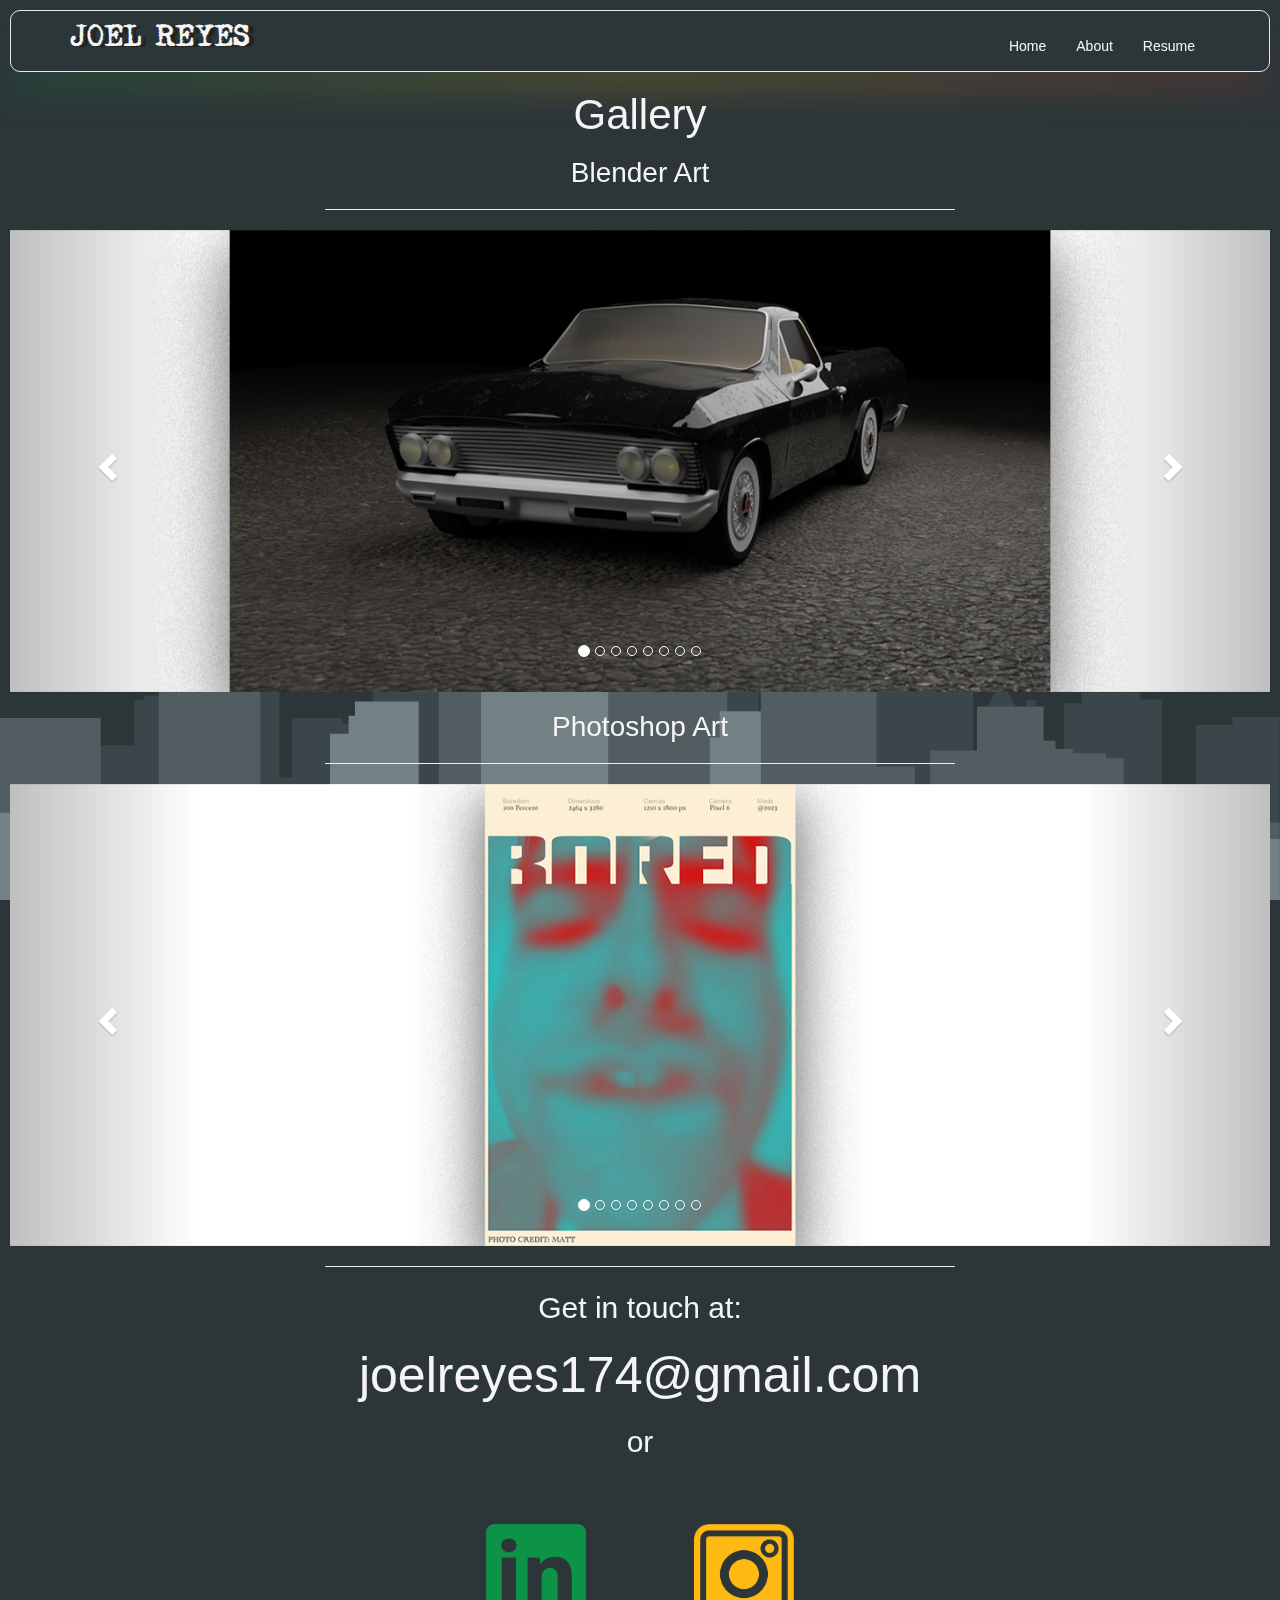
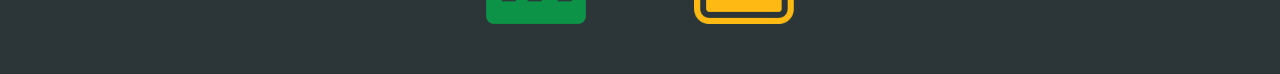
<file: gallery.html>
<!DOCTYPE html>
<html lang="en">
	<head>
		<meta charset="utf-8">
		<meta http-equiv="X-UA-Compatible" content="IE=edge">
		<meta name="viewport" content="width=device-width, initial-scale=1">
		<title>Joel Reyes Portfolio</title>
        <link rel="icon" type="image/x-icon" href="/images/Asset 1.png">
		<link rel="stylesheet" href="css/page_css/gallery.css">
		<link rel="stylesheet" href="css/bootstrap.min copy.css">
        <link rel="stylesheet" href="https://maxcdn.bootstrapcdn.com/bootstrap/3.4.1/css/bootstrap.min.css">
        <link href='https://fonts.googleapis.com/css?family=Oxygen:400,300,700' rel='stylesheet' type='text/css'>
        <link href='https://fonts.googleapis.com/css?family=Lora' rel='stylesheet' type='text/css'>
	</head>
	<body>
        <header>
            <nav id="header-nav" class="navbar navbar-default">
              <div class="container">
                <div class="navbar-header">

                    <div class="navbar-brand">
                      <a href="index.html"><h1>Joel Reyes</h1></a>
                    </div>

                    <button type="button" class="navbar-toggle collapsed" data-bs-toggle="collapse" data-bs-target="#collapsable-nav" aria-expanded="false">
                      <span class="sr-only">Toggle navigation</span>
                      <span class="icon-bar"></span>
                      <span class="icon-bar"></span>
                      <span class="icon-bar"></span>
                    </button>
                  </div>

                  <div id="collapsable-nav" class="collapse navbar-collapse">
                    <ul id="nav-list" class="nav navbar-nav navbar-right">
                      <!-- Home -->
                      <li>
                        <a href="index.html">Home</a>
                      </li>
                      <li>
                        <a href="about.html">About</a>
                      </li>
                      <li>
                        <a href="resume.html">Resume</a>
                      </li>
                      <!----
                      <li class="logo">
                        <a href="gallery.html">Gallery</a>
                      </li> 
                      ----->
                  </ul>
                </div>
              </div>
            </nav>
        </header>
		<section>
            <h1>Gallery</h1>
            <h3>Blender Art</h3>
            <hr style="width: 50%">
            <!-- Carousel --->
                <div id="myCarousel" class="carousel slide" data-ride="carousel">
                    <ol class="carousel-indicators">
                        <li data-target="#myCarousel" data-slide-to="0" class="active"></li>
                        <li data-target="#myCarousel" data-slide-to="1"></li>
                        <li data-target="#myCarousel" data-slide-to="2"></li>
                        <li data-target="#myCarousel" data-slide-to="3"></li>
                        <li data-target="#myCarousel" data-slide-to="4"></li>
                        <li data-target="#myCarousel" data-slide-to="5"></li>
                        <li data-target="#myCarousel" data-slide-to="6"></li>
                        <li data-target="#myCarousel" data-slide-to="7"></li>
                    </ol>
                    <div class="carousel-inner">
                        <div class="item active">
                            <div data-toggle="modal" data-target="#myModal2">
                                <img src="images/carousel images/Blender/1966 el camino.png "alt="1966 el camino">
                            </div>
                        </div>
                        <div class="item">
                            <img src="images/carousel images/Blender/candle guy.png "alt="a wax man">
                        </div>
                        <div class="item">
                            <img src="images/carousel images/Blender/crown2.png "alt="a crown">
                        </div>
                        <div class="item">
                            <img src="images/carousel images/Blender/cryptic2.png "alt="a cryptic">
                        </div>
                        <div class="item">
                            <img src="images/carousel images/Blender/ghostguy.png "alt="the original batman">
                        </div>
                        <div class="item">
                            <img src="images/carousel images/Blender/gold tear.png "alt="gold tear">
                        </div>
                        <div class="item">
                            <img src="images/carousel images/Blender/heart2.png "alt="heart">
                        </div>
                        <div class="item">
                            <img src="images/carousel images/Blender/showdown1.png"alt="showdown">
                        </div>
                    </div>
                    <a class="left carousel-control" href="#myCarousel" data-slide="prev">
                        <span class="glyphicon glyphicon-chevron-left"></span>
                        <span class="sr-only">Previous</span>
                    </a>
                    <a class="right carousel-control" href="#myCarousel" data-slide="next">
                        <span class="glyphicon glyphicon-chevron-right"></span>
                        <span class="sr-only">Next</span>
                    </a>
                </div>
                <!-- Modals -->
                <div id="myModal2" class="modal fade" role="dialog">
                    <div class="modal-dialog modal-dialog-centered">
                        <div class="modal-content">
                            <div class="modal-body text-center">
                                <img src="images/modal/1966 el camino.png" alt="1966 el camino" class="custom-img">
                            </div>
                            <!-- Add modal content as needed -->
                        </div>
                    </div>
                </div>
        </section>
        <section>
            <h3>Photoshop Art</h3>
            <hr style="width: 50%">
            <!-- Carousel --->
                <div id="myCarousel2" class="carousel slide" data-ride="carousel">
                    <ol class="carousel-indicators">
                        <li data-target="#myCarousel" data-slide-to="0" class="active"></li>
                        <li data-target="#myCarousel" data-slide-to="1"></li>
                        <li data-target="#myCarousel" data-slide-to="2"></li>
                        <li data-target="#myCarousel" data-slide-to="3"></li>
                        <li data-target="#myCarousel" data-slide-to="4"></li>
                        <li data-target="#myCarousel" data-slide-to="5"></li>
                        <li data-target="#myCarousel" data-slide-to="6"></li>
                        <li data-target="#myCarousel" data-slide-to="7"></li>
                    </ol>
                    <div class="carousel-inner">
                        <div class="item active">
                            <img src="images/carousel images/Photoshop/matt blurred.png" alt="movie poster">
                        </div>
                        <div class="item">
                            <img src="images/carousel images/Photoshop/bored.png" alt="its a name card">
                        </div>
                        <div class="item">
                            <img src="images/carousel images/Photoshop/cant beat LA.png" alt="cant beat la">
                        </div>
                        <div class="item">
                            <img src="images/carousel images/Photoshop/mini randy.png" alt="Mini Randy">
                        </div>
                        <div class="item">
                            <img src="images/carousel images/Photoshop/movie-poster.png" alt="An amazing movie">
                        </div>
                        <div class="item">
                            <img src="images/carousel images/Photoshop/name-card.png" alt="its me duh">
                        </div>
                        <div class="item">
                            <img src="images/carousel images/Photoshop/puig homer.png" alt="puig wallpaper">
                        </div>
                        <div class="item">
                            <img src="images/carousel images/Photoshop/Swallow.png" alt="swallow">
                        </div>
                    </div>
                    <a class="left carousel-control" href="#myCarousel2" data-slide="prev">
                        <span class="glyphicon glyphicon-chevron-left"></span>
                        <span class="sr-only">Previous</span>
                    </a>
                    <a class="right carousel-control" href="#myCarousel2" data-slide="next">
                        <span class="glyphicon glyphicon-chevron-right"></span>
                        <span class="sr-only">Next</span>
                    </a>
                </div>
        </section>
	</body>
    <footer>
    <hr style="width:50%">
    <div class="footer_text">
        <p>Get in touch at:</p>
        <p class="email">joelreyes174@gmail.com</p>
        <p>or</p>
        <div class="socials">
            <a href="https://www.linkedin.com/in/joel-reyes-ca1776/" target="_blank">
                <img class="soc" src="socials/linkin.png" alt="linkin">
            </a>
            <a href="https://www.instagram.com/random.fbx/" target="_blank">
                <img class="insta" src="socials/instagram.png" alt="instagram">
            </a>
            <!--
            <a href="#" target="_blank">
                <img class="twitter" src="socials/twitter.png" alt="twitter">
            </a>
            --->
        </div>
        <div class="skyline">
            <img src="flag_colors.svg" alt="Los Angeles skyline">
        </div>
    </div>
    </footer>
    <!--- jQuery -----> 
    <script src="js/jquery-3.6.4.min copy.js"></script>
    <script src="js/bootstrap.min copy.js"></script>
    <script src="https://ajax.googleapis.com/ajax/libs/jquery/3.7.1/jquery.min.js"></script>
    <script src="https://maxcdn.bootstrapcdn.com/bootstrap/3.4.1/js/bootstrap.min.js"></script>
</html>
</file>
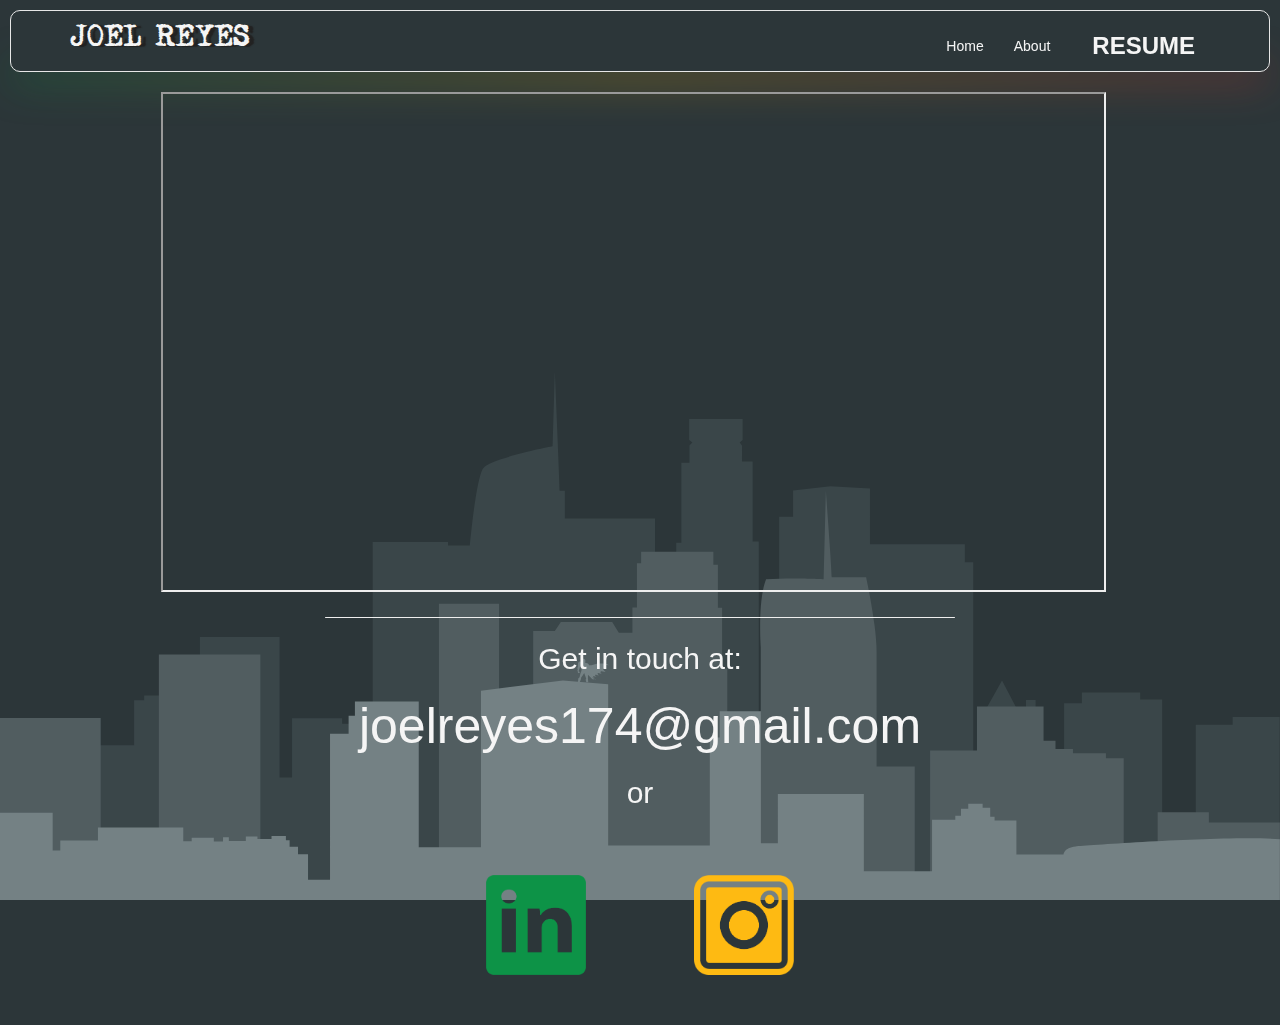
<file: resume.html>
<!DOCTYPE html>
<html lang="en">
	<head>
		<meta charset="utf-8">
		<meta http-equiv="X-UA-Compatible" content="IE=edge">
		<meta name="viewport" content="width=device-width, initial-scale=1">
		<title>Joel Reyes Portfolio</title>
        <link rel="icon" type="image/x-icon" href="/images/Asset 1.png">
		<link rel="stylesheet" href="css/page_css/resume.css">
		<link rel="stylesheet" href="css/bootstrap.min copy.css">
        <link rel="stylesheet" href="https://maxcdn.bootstrapcdn.com/bootstrap/3.4.1/css/bootstrap.min.css">
        <link href='https://fonts.googleapis.com/css?family=Oxygen:400,300,700' rel='stylesheet' type='text/css'>
        <link href='https://fonts.googleapis.com/css?family=Lora' rel='stylesheet' type='text/css'>
	</head>
    <body>
        <header>
            <nav id="header-nav" class="navbar navbar-default">
              <div class="container">
                <div class="navbar-header">

                    <div class="navbar-brand">
                      <a href="index.html"><h1>Joel Reyes</h1></a>
                    </div>

                    <button type="button" class="navbar-toggle collapsed" data-bs-toggle="collapse" data-bs-target="#collapsable-nav" aria-expanded="false">
                      <span class="sr-only">Toggle navigation</span>
                      <span class="icon-bar"></span>
                      <span class="icon-bar"></span>
                      <span class="icon-bar"></span>
                    </button>
                  </div>

                  <div id="collapsable-nav" class="collapse navbar-collapse">
                    <ul id="nav-list" class="nav navbar-nav navbar-right">
                      <!-- Home -->
                      <li>
                        <a href="index.html">Home</a>
                      </li>
                      <li>
                        <a href="about.html">About</a>
                      </li>
                      <li class="logo">
                        <a href="resume.html">Resume</a>
                      </li>
                      <!----
                      <li>
                        <a href="gallery.html">Gallery</a>
                      </li> 
                      ------>
                  </ul>
                </div>
              </div>
            </nav>
        </header>
            <section>
                <iframe src="Resume.pdf">
                </iframe>
            </section>
            <!--- jQuery ----->	
        	<script src="js/jquery-3.6.4.min copy.js"></script>
        	<script src="js/bootstrap.min copy.js"></script>
            <script src="https://ajax.googleapis.com/ajax/libs/jquery/3.7.1/jquery.min.js"></script>
            <script src="https://maxcdn.bootstrapcdn.com/bootstrap/3.4.1/js/bootstrap.min.js"></script>
    </body>
      <footer>
        <hr style="width:50%">
        <div class="footer_text">
            <p>Get in touch at:</p>
            <p class="email">joelreyes174@gmail.com</p>
            <p>or</p>
            <div class="socials">
                <a href="https://www.linkedin.com/in/joel-reyes-ca1776/" target="_blank">
                    <img class="soc" src="socials/linkin.png" alt="linkin">
                </a>
                <a href="https://www.instagram.com/random.fbx/" target="_blank">
                    <img class="insta" src="socials/instagram.png" alt="instagram">
                </a>
                <!--
                <a href="#" target="_blank">
                    <img class="twitter" src="socials/twitter.png" alt="twitter">
                </a>
                --->
            </div>
            <div class="skyline">
                <img src="flag_colors.svg" alt="Los Angeles skyline">
            </div>
        </div>
      </footer>
        <!--- jQuery -----> 
      <script src="js/jquery-3.6.4.min copy.js"></script>
      <script src="js/bootstrap.min copy.js"></script>
      <script src="https://ajax.googleapis.com/ajax/libs/jquery/3.7.1/jquery.min.js"></script>
      <script src="https://maxcdn.bootstrapcdn.com/bootstrap/3.4.1/js/bootstrap.min.js"></script>
</html>
</file>
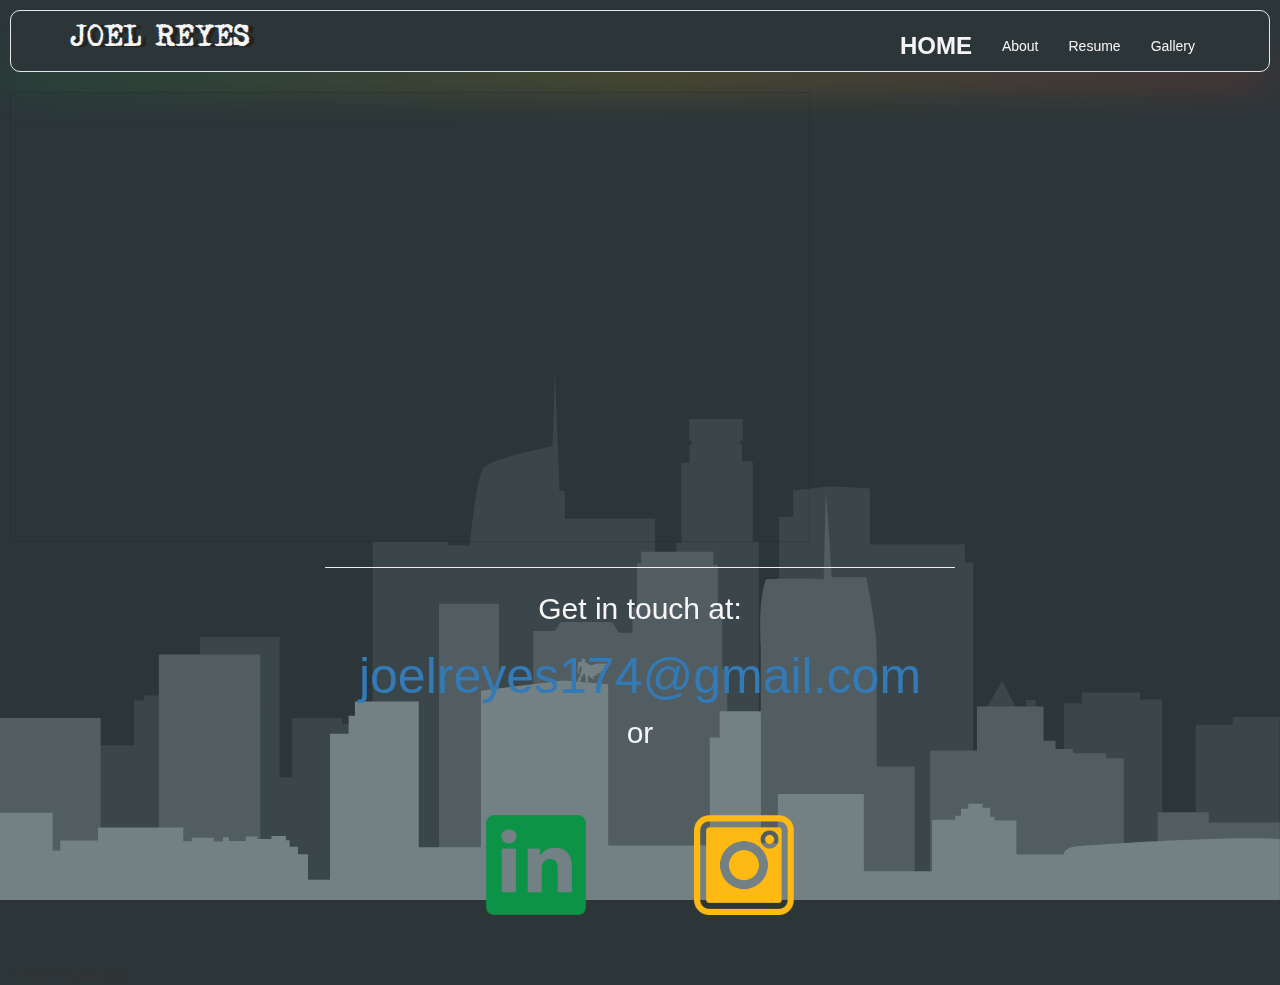
<file: test.html>
<!DOCTYPE html>
<html lang="en">
	<head>
		<meta charset="utf-8">
		<meta http-equiv="X-UA-Compatible" content="IE=edge">
		<meta name="viewport" content="width=device-width, initial-scale=1">
		<title>Joel Reyes Portfolio</title>
        <link rel="icon" type="image/x-icon" href="/images/Asset 1.png">
		<link rel="stylesheet" href="css/page_css/style.css">
		<link rel="stylesheet" href="css/bootstrap.min copy.css">
        <link rel="stylesheet" href="https://maxcdn.bootstrapcdn.com/bootstrap/3.4.1/css/bootstrap.min.css">
        <link href='https://fonts.googleapis.com/css?family=Oxygen:400,300,700' rel='stylesheet' type='text/css'>
        <link href='https://fonts.googleapis.com/css?family=Lora' rel='stylesheet' type='text/css'>
	</head>
    <body>
        <header>
            <nav id="header-nav" class="navbar navbar-default">
              <div class="container">
                <div class="navbar-header">

                    <div class="navbar-brand">
                      <a href="index.html"><h1>Joel Reyes</h1></a>
                    </div>

                    <button type="button" class="navbar-toggle collapsed" data-bs-toggle="collapse" data-bs-target="#collapsable-nav" aria-expanded="false">
                      <span class="sr-only">Toggle navigation</span>
                      <span class="icon-bar"></span>
                      <span class="icon-bar"></span>
                      <span class="icon-bar"></span>
                    </button>
                  </div>

                  <div id="collapsable-nav" class="collapse navbar-collapse">
                    <ul id="nav-list" class="nav navbar-nav navbar-right">
                      <!-- Home -->
                      <li class="logo">
                        <a href="index.html">Home</a>
                      </li>
                      <li>
                        <a href="about.html">About</a>
                      </li>
                      <li>
                        <a href="resume.html">Resume</a>
                      </li>
                      <li>
                        <a href="gallery.html">Gallery</a>
                      </li> 
                  </ul>
                </div>
              </div>
            </nav>
        </header>
        <body>
          <iframe style="border: 1px solid rgba(0, 0, 0, 0.1);" width="800" height="450" src="https://embed.figma.com/proto/RPunTNKrwcDeuHJ6WMoMC3/DTLA-Logo-Design?node-id=9-37&p=f&scaling=contain&content-scaling=fixed&page-id=0%3A1&embed-host=share" allowfullscreen></iframe>
        </body>
        <footer>
            <hr style="width:50%">
            <div class="footer_text">
              <p>Get in touch at:</p>
              <a class="email" href="mailto:joelreyes174@gmail.com">joelreyes174@gmail.com</a>
              <p>or</p>
              <div class="socials">
                  <a href="https://www.linkedin.com/in/joel-reyes-ca1776/" target="_blank">
                      <img class="soc" src="socials/linkin.png" alt="linkin">
                  </a>
                  <a href="https://www.instagram.com/random.fbx/" target="_blank">
                      <img class="insta" src="socials/instagram.png" alt="instagram">
                  </a>
                  <!--
                  <a href="#" target="_blank">
                      <img class="twitter" src="socials/twitter.png" alt="twitter">
                  </a>
                  --->
              </div>
              <div class="skyline">
                  <img src="flag_colors.svg" alt="Los Angeles skyline">
              </div>
            </div>
            <p>© 2025 My Website</p>
        </footer>
        <!--- jQuery -----> 
        <script src="js/portfolio.js"></script>
        <script src="js/jquery-3.6.4.min copy.js"></script>
        <script src="js/bootstrap.min copy.js"></script>
        <script src="https://ajax.googleapis.com/ajax/libs/jquery/3.7.1/jquery.min.js"></script>
        <script src="https://maxcdn.bootstrapcdn.com/bootstrap/3.4.1/js/bootstrap.min.js"></script>
</html>
</file>
<file: css/page_css/style.css>
* {
  box-sizing: border-box;
  margin: 0;
  padding: 0;
}

:root {
  --gold-la: #ffbb00;
  --green-la: #00923f;
  --red-la: #d52c27;
  --black: #2C3639;
}

@font-face {
  font-family: typewriter; 
  src: url('/fonts/typewriter.ttf') format('truetype');
}

body {
  font-size: 16px;
  justify-content: center;
  align-items: center;
  height: 100vh;
  background-color: var(--black) !important;
  color: whitesmoke;
  margin: 0;
  padding: 10px;
}

hr {
  width: 50%;
  margin: 20px auto;
  border: none;
  height: 4px;
  border-radius: 20px;
}

/* name card */
.name_card {
  display: flex;
  align-items: center;
  gap: 20px;
  max-width: 900px;
  background-color: var(--black);
  margin: auto;
  border-radius: 10px;
  padding: 20px;
  position: relative;

  &::after {
    content: '';
    border-radius: 10px;
    position: absolute;
    z-index: -1;
    width: 100%;
    height: 100%;
    top: 0;
    left: 0;
    background-color: #00DBDE;
    background-image: linear-gradient(45deg, #00923F 0%, #FFBB00 50%, #D52C27 100%);
    filter: blur(20px);
    opacity: 20%;
  }
}

.photo {
  width: 200px;
  height: auto;
  border-radius: 10px;
}

.card-content {
  flex:1;
  color: white;
}

.text {
  justify-content: center;
  font-size: 16px;
  margin: 1px;
  text-justify: inter-word;
}

/* something i dont remember */
h1 {
  text-align: center;
  font-size: 100px;
  color: white;
  font-family: 'typewriter', sans-serif !important;
}
h3 {
  text-align: center;
}

/* case study card */
.card {
  display: flex;
  position: relative;
  justify-content: center;
  flex-wrap: wrap;
  margin: 1px;
  padding: auto;
}

.card .photo {
  width: 100%;
  height: 300px;
  border-radius: 4px;
  object-fit: cover;
  background-color: red;
}

#hf_card_body{
  background-image: linear-gradient(to bottom right, #b3daba, #3673bd);
  display: inline-block;
  text-align: center;
  min-width: 30%;
  min-height: 200px;
  border-radius: 10px;
  flex: 0 0 250px;
  padding: 10px;
  margin: 5px;
  box-shadow: 2px 2px 10px lightslategrey;
}

#svc_card_body{
  background-image: linear-gradient(to bottom right, #DF8044, #EBC55B);
  display: inline-block;
  text-align: center;
  min-width: 30%;
  min-height: 200px;
  border-radius: 10px;
  flex: 0 0 250px;
  padding: 10px;
  margin: 5px;
  box-shadow: 2px 2px 10px lightslategrey;
}

#Coffee_body {
  background-image: linear-gradient(to bottom right, #a27b5c, #dcd7c9);
  display: inline-block;
  text-align: center;
  min-width: 30%;
  min-height: 200px;
  border-radius: 10px;
  flex: 0 0 250px;
  padding: 5px;
  margin: 5px;
  box-shadow: 2px 2px 10px lightslategrey;
  border: 7px solid #dcd7c9;
}

#clp_body {
  background-image: linear-gradient(to bottom right, #E98B98, #F0DA8C);
  display: inline-block;
  text-align: center;
  min-width: 30%;
  min-height: 200px;
  border-radius: 10px;
  flex: 0 0 250px;
  padding: 5px;
  margin: 5px;
  box-shadow: 2px 2px 10px lightslategrey;
  border: 7px solid #F0DA8C;
}

#dtla_body {
  background-image: linear-gradient(to bottom right, #018EFF, #FFD367);
  display: inline-block;
  text-align: center;
  min-width: 30%;
  min-height: 200px;
  border-radius: 10px;
  flex: 0 0 250px;
  padding: 5px;
  margin: 5px;
  box-shadow: 2px 2px 10px lightslategrey;
  border: 7px solid #FFD367;
} {
  background-image: linear-gradient(to bottom right, #E98B98, #692932);
  display: inline-block;
  text-align: center;
  min-width: 30%;
  min-height: 200px;
  border-radius: 10px;
  flex: 0 0 250px;
  padding: 5px;
  margin: 5px;
  box-shadow: 2px 2px 10px lightslategrey;
  border: 7px solid #692932;
}
/* delete later its a test */
.card_body {
  background-color: #00923f;
  display: inline-block;
  text-align: center;
  min-width: 25%;
  min-height: 200px;
  border-radius: 10px;
  flex: 0 0 250px;
  padding: 10px;
  margin: 5px;
}

.text-field a {
  font-weight: 700;
  font-size: 1.2em;
  color: white;
}

.text-field p {
  color: solid black;
}
.text-field h2 {
  color: white;
  margin: 10px;
  padding: auto;
  font-size: 1.5em;
}
.text-field h3 {
  font-size: 1.2em;
  color: var(--black);
  margin: 5px;
  padding: 1px;
  opacity: 50%;
}

.footer_text {
  text-align: center;
  font-size: 30px;
  font-weight: 800px;
  color: whitesmoke;
}
.email {
  font-size: 5rem;
}
/* carausol */
.carousel-inner img {
  display: block;
  vertical-align: middle;
  align-items: center;
  width: 100%;
  height: 100%;
}
/** GD Images **/
.GD_images img {
  width:35%;
  height:35%;
  position: relative;
  margin-left: 32%;
}
.modal {
  text-align: center;
  padding: 0;
}
.modal:before {
  content: '';
  display: inline-block;
  height: 100%;
  vertical-align: middle;
  margin-right: -4px;
}
.modal-dialog {
  display: inline-block;
  text-align: left;
  vertical-align: middle;
}
.custom-img {
  max-width: 100%;
  background-size: cover;
  display: block;
  margin: 0 auto;
}
.modal-body img {
    max-width: 100%; /* Ensures it fits within the modal */
    border-radius: 10px; /* Optional rounded corners */
    filter: brightness(0.9); /* Example: Adjust brightness */
}
.modal-body p {
  font-size: 16px;
}

/* nav bar */
@import url("https://fonts.googleapis.com/css2?family=Ubuntu:wght@400;500;700&display=swap");

.logo a {
  font-size: 24px;
  font-weight: 700;
  color: white;
  margin-left: 12px;
  text-transform: uppercase;
}

/** Header collapsable button attempt **/
#header-nav {
  background-color: var(--black) !important;
  border-radius: 10px;
  
  &::after {
    content: '';
    border-radius: 4px;
    position: absolute;
    z-index: -1;
    width: 100%;
    height: 10%;
    background-color: #00DBDE;
    background-image: linear-gradient(45deg, #00923F 0%, #FFBB00 50%, #D52C27 100%);
    filter: blur(20px);
  }
}

.navbar-brand {
  padding-top: 25px;
}

.navbar-brand h1 { /* name */
  font-family: 'typewriter', sans-serif;
  color: whitesmoke;
  font-size: 1.5em;
  text-transform: uppercase;
  text-shadow: 5px 1px 1px #222;
  margin-top: 0;
  margin-bottom: 0;
  line-height: .75;
}

.navbar-brand a:hover, .navbar-brand a:focus {
  text-decoration: none;
}

#nav-list {
  margin-top: 10px;
}

#nav-list a {
  color: whitesmoke;
  text-align: center;
}

#nav-list a:hover {
  background-color: var(--green-la);
}

#nav-list a span {
  font-size: 1.8em;
}
.navbar-header button.navbar-toggle, .navbar-header .icon-bar {
  border: 1px solid whitesmoke;
}

.navbar-header button.navbar-toggle {
  clear: both;
  margin-top: -30px;
}

/** socails **/
.socials {
  position: relative;
  z-index: 1;
}
.socials .soc {
  height: 100px;
  width: 100px;
  margin: 50px;
  background-size: cover;
}
.socials .insta{
  height: 100px;
  width: 100px;
  margin: 50px;
  background-size: cover;
}
.socials .twitter{
  height: 100px;
  width: 100px;
  margin: 50px;
  background-size: cover;
}

.skyline {
  position: fixed;
  width: 100%;
  height: auto;
  z-index: -2;
  bottom: 0;
  left: 0;
}

/* media queries */
/* Large */
@media (min-width: 1200px) {
  .photo {
    width: 300px;
  }
}

/* Medium */
@media (min-width: 992px) and (max-width: 1199px) {
  .photo {
    width: 240px;
  }
}

/* Small */
@media (min-width:768px) and (max-width:991px) {

}

/* extra small */
@media (max-width: 767px) {
  .name_card {
    flex-direction: column;
    align-items: center;
    text-align: center;
  }
  .photo {
    width: 100%;
    max-width: 300px;
  }
  .name_card {
    flex-direction: column;
    align-items: center;
    text-align: center;
  }
  /* Header */
  .navbar-brand {
    padding-top: 10px;
    height: 80px;
  }
  .navbar-brand h1 { /* Restaurant name */
    padding-top: 10px;
    font-size: 5vw; /* 1vw = 1% of viewport width */
  }
  .navbar-brand p { /* Kosher cert */
    font-size: .6em;
    margin-top: 12px;
  }
  .navbar-brand p img { /* Star-K */
    height: 20px;
  }

  #collapsable-nav a { /* Collapsed nav menu text */
    font-size: 1.2em;
  }
  #collapsable-nav a span { /* Collapsed nav menu glyph */
    font-size: 1em;
    margin-right: 5px;
  }
}

/* extra extra small */
@media (max-width: 479px) {
  p {
    font-size: 14px;
  }
  .email {
    font-size: 2.5rem;
  }
  .photo {
    width: 230px;
  }
  #Coffee_body, #svc_card_body, #hf_card_body, #clp_body, #dtla_body {
    min-width: 90%;
  }

  .name_card {
    width: 350px;
    height: fit-content;
  }
  .name_card img {
    position: relative;
    margin: auto;
    width: 50%;
    height: 50%;
  }
  .card-content h2 {
    position: absolute;
    text-align: center;
    font-size: 1em;
  }
  .card-content h1 {
    text-align: center;
    font-size: 1.3em;
    padding: 1px;
  }
  .box {
    height: 70px;
    width: 70px;
    margin: 10px;
  }
  .socials .soc {
    height: 50px;
    width: 50px;
  }
  .socials .insta {
    height: 50px;
    width:50px;
  }
  .navbar-brand h1 {
    padding-top: 5px;
    font-size: 6vw;
  }
}
</file>
<file: css/page_css/about.css>
* {
  box-sizing: border-box;
  margin: 0;
  padding: 0;
}

:root {
  --gold-la: #ffbb00;
  --green-la: #00923f;
  --red-la: #d52c27;
  --black: #2C3639;
}

@font-face {
  font-family:'typewriter'; 
  src: url('/fonts/typewriter.ttf') format('truetype');
}


body {
  font-size: 16px;
  justify-content: center;
  align-items: center;
  height: 100vh;
  background-color: var(--black) !important;
  margin: 0;
  padding: 10px;
}

hr {
  width: 50%;
  margin: 20px auto;
  border: none;
  height: 4px;
  border-radius: 20px;
}

/**      Baseball Card      **/
.box {
  display: flex;
  position: relative;
  align-items: center;
  height: 652px;
  width:480px;
  background-color: red;
  rotate: 90deg;
  margin-left: auto;
  margin-right: auto;
  margin-top: -50px;
  margin-bottom: -50px;
}

/*****     Card flipper thing    ****/
/*****    TEST     ******/
*, *:before, *:after {
  box-sizing: border-box;
}

.content {
  display: flex;
  margin: 0 auto;
  justify-content: center;
  align-items: center;
  flex-wrap: wrap;
  max-width: 1000px;
  rotate: -90deg;
}
.card {
  color: inherit;
  cursor: pointer;
  width: calc(33% - 2rem);
  min-width: 460px;
  height: 620px;
  perspective: 1000px;
  margin: 1rem;
  position: relative;
  max-height: 1200px;
  max-width: 1200px;
}
.front,
.back {
  display: flex;
  border-radius: 6px;
  background-position: center;
  background-size: cover;
  text-align: center;
  justify-content: center;
  align-items: center;
  position: absolute;
  height: 100%;
  width: 100%;
  -webkit-backface-visibility: hidden;
  backface-visibility: hidden;
  transform-style: preserve-3d;
  transition: ease-in-out 600ms;
}

.front {
  background-size: cover;
  padding: 2rem;
  font-size: 1.618rem;
  font-weight: 600;
  color: #fff;
  overflow: hidden;
  font-family: Poppins, sans-serif;
}
.front:before {
  position: absolute;
  display: block;
  content: '';
  top: 0;
  left: 0;
  right: 0;
  bottom: 0;
  background: linear-gradient(135deg, #1a9be6, #1a57e6);
  opacity: .0;
  z-index: -1;
}
.card:hover .front {
  transform: rotateY(180deg);
}
.card:nth-child(even):hover .front {
  transform: rotateY(-180deg);
}
.back {
  transform: rotateY(-180deg);
  padding: 0 2em;
  background-size: cover;
}
.card:hover .back {
  transform: rotateY(0deg);
}
/***   END TEST     
.baseball-card {
  display: flex;
  align-items: center;
  width: 180px;
  height: 252px;
  margin: 2em auto;
  perspective: 1000px;
  border-radius: 3px;
}

article {
  width: 180px;
  height: 252px;
  transition: 1s;
  transform-style: preserve-3d;
  position: relative;
  border-radius: 3px;
}
article.flipped {
  transform: rotateY(180deg);
}
.card_front {
  rotate: 360deg;
}
.front, 
.back {
  width: 30em;
  height: 2em;
  border-radius: 3px;
  curser: pointer;
  backface-visibility:hidden;
  position: absolute;
  top: 0;
  left: 0;
  box-shadow: 2px 6px 15px rgba(0,0,0,0.3);
}
.front {
  background-color: red;
  z-index: 2;
  transform: rotateY(0deg);
}
.back {
  box-sizing: border-box;
  background-color: blue;
  transform: rotateY(180deg);
  padding: 0px;
}

.fbox {
  background-color: red;
  border-radius: 3px;
  width: 100%;
  height: 100%;
}
.bbox {
  background-color: blue;
  border-radius: 3px;
  width: 100%;
  height: 100%;
}
**/
/* nav bar */
@import url("https://fonts.googleapis.com/css2?family=Ubuntu:wght@400;500;700&display=swap");

.logo a {
  font-size: 24px;
  font-weight: 700;
  color: white;
  margin-left: 12px;
  text-transform: uppercase;
}

/** Header collapsable button attempt **/
#header-nav {
  background-color: var(--black) !important;
  border-radius: 10px;
  margin-bottom: auto;
  
  &::after {
    content: '';
    border-radius: 4px;
    position: absolute;
    z-index: -1;
    width: 100%;
    height: 10%;
    background-color: #00DBDE;
    background-image: linear-gradient(45deg, #00923F 0%, #FFBB00 50%, #D52C27 100%);
    filter: blur(20px);
  }
}

.navbar-brand {
  padding-top: 25px;
}

.navbar-brand h1 { /* name */
  font-family: 'typewriter', sans-serif;
  color: whitesmoke;
  font-size: 1.5em;
  text-transform: uppercase;
  text-shadow: 5px 1px 1px #222;
  margin-top: 0;
  margin-bottom: 0;
  line-height: .75;
}

.navbar-brand a:hover, .navbar-brand a:focus {
  text-decoration: none;
}

#nav-list {
  margin-top: 10px;
}

#nav-list a {
  color: whitesmoke;
  text-align: center;
}

#nav-list a:hover {
  background-color: var(--green-la);
}

#nav-list a span {
  font-size: 1.8em;
}
.navbar-header button.navbar-toggle, .navbar-header .icon-bar {
  border: 1px solid whitesmoke;
}

.navbar-header button.navbar-toggle {
  clear: both;
  margin-top: -30px;
}
/** footer **/
.footer_text {
  text-align: center;
  font-size: 30px;
  font-weight: 800px;
  color: whitesmoke;
}
.email {
  font-size: 5rem;
}
/** socails **/
/** socails **/
.socials {
  position: relative;
  z-index: 1;
}
.socials .soc {
  height: 100px;
  width: 100px;
  margin: 50px;
  background-size: cover;
}
.socials .insta{
  height: 100px;
  width: 100px;
  margin: 50px;
  background-size: cover;
}
.socials .twitter{
  height: 100px;
  width: 100px;
  margin: 50px;
  background-size: cover;
}

.skyline {
  position: fixed;
  width: 100%;
  height: auto;
  z-index: -1;
  bottom: 0;
  left: 0;
}

/* media queries */
/* Large */
@media (min-width: 1200px) {

}

/* Medium */
@media (min-width: 992px) and (max-width: 1199px) {

}

/* Small */
@media (min-width:768px) and (max-width:991px) {

}

/* extra small */
@media (max-width: 767px) {
  /* Header */
  .navbar-brand {
    padding-top: 10px;
    height: 80px;
  }
  .navbar-brand h1 { /* Restaurant name */
    padding-top: 10px;
    font-size: 5vw; /* 1vw = 1% of viewport width */
  }
  .navbar-brand p { /* Kosher cert */
    font-size: .6em;
    margin-top: 12px;
  }
  .navbar-brand p img { /* Star-K */
    height: 20px;
  }

  #collapsable-nav a { /* Collapsed nav menu text */
    font-size: 1.2em;
  }
  #collapsable-nav a span { /* Collapsed nav menu glyph */
    font-size: 1em;
    margin-right: 5px;
  }
}

/* extra extra small */
@media (max-width: 479px) {
  .email {
    font-size: 2.5rem;
  }
  .socials .soc {
    height: 50px;
    width: 50px;
  }
  .socials .insta {
    height: 50px;
    width:50px;
  }
  .navbar-brand h1 {
    padding-top: 5px;
    font-size: 6vw;
  }
  .content {
    rotate: 0deg;
  }
  .card {
  min-width: 260px;
  height: 420px;
}
}
</file>
<file: css/page_css/gallery.css>
* {
  box-sizing: border-box;
  margin: 0;
  padding: 0;
}

:root {
  --gold-la: #ffbb00;
  --green-la: #00923f;
  --red-la: #d52c27;
  --black: #2C3639;
}

@font-face {
  font-family:'typewriter'; 
  src: url('/fonts/typewriter.ttf') format('truetype');
}

body {
  font-size: 16px;
  justify-content: center;
  align-items: center;
  height: 100vh;
  background-color: var(--black) !important;
  margin: 0;
  padding: 10px;
  color: whitesmoke;
}

section h1 {
  text-align: center;
  font-size: 3em;
  color: whitesmoke;
}

section h3 {
  font-size: 2em;
  color: whitesmoke;
  text-align: center;
}

hr {
  width: 50%;
  margin: 20px auto;
  border: none;
  height: 4px;
  border-radius: 20px;
}

.footer_text {
  text-align: center;
  font-size: 30px;
  font-weight: 800px;
}
.email {
  font-size: 5rem;
}
/* carausol */
.carousel-inner img {
  display: block;
  vertical-align: middle;
  align-items: center;
  width: 100%;
  height: 100%;
}
.modal {
  text-align: center;
  padding: 0;
}
.modal:before {
  content: '';
  display: inline-block;
  height: 100%;
  vertical-align: middle;
  margin-right: -4px;
}
.modal-dialog {
  display: inline-block;
  text-align: left;
  vertical-align: middle;
}
.custom-img {
  max-width: 100%;
  background-size: cover;
  display: block;
  margin: 0 auto;
}
.modal-body p {
  font-size: 16px;
}
/* nav bar */
@import url("https://fonts.googleapis.com/css2?family=Ubuntu:wght@400;500;700&display=swap");

.logo a {
  font-size: 24px;
  font-weight: 700;
  color: white;
  margin-left: 12px;
  text-transform: uppercase;
}

/** Header collapsable button attempt **/
#header-nav {
  background-color: var(--black) !important;
  border-radius: 10px;
  margin-bottom: auto;
  
  &::after {
    content: '';
    border-radius: 4px;
    position: absolute;
    z-index: -1;
    width: 100%;
    height: 10%;
    background-color: #00DBDE;
    background-image: linear-gradient(45deg, #00923F 0%, #FFBB00 50%, #D52C27 100%);
    filter: blur(20px);
  }
}

.navbar-brand {
  padding-top: 25px;
}

.navbar-brand h1 { /* name */
  font-family: 'typewriter', sans-serif;
  color: whitesmoke;
  font-size: 1.5em;
  text-transform: uppercase;
  text-shadow: 5px 1px 1px #222;
  margin-top: 0;
  margin-bottom: 0;
  line-height: .75;
}

.navbar-brand a:hover, .navbar-brand a:focus {
  text-decoration: none;
}

#nav-list {
  margin-top: 10px;
}

#nav-list a {
  color: whitesmoke;
  text-align: center;
}

#nav-list a:hover {
  background-color: var(--green-la);
}

#nav-list a span {
  font-size: 1.8em;
}
.navbar-header button.navbar-toggle, .navbar-header .icon-bar {
  border: 1px solid whitesmoke;
}

.navbar-header button.navbar-toggle {
  clear: both;
  margin-top: -30px;
}
/** footer **/
.footer_text {
  text-align: center;
  font-size: 30px;
  font-weight: 800px;
  color: whitesmoke;
}
.email {
  font-size: 5rem;
}
/** socails **/
/** socails **/
.socials {
  position: relative;
  z-index: 1;
}
.socials .soc {
  height: 100px;
  width: 100px;
  margin: 50px;
  background-size: cover;
}
.socials .insta{
  height: 100px;
  width: 100px;
  margin: 50px;
  background-size: cover;
}
.socials .twitter{
  height: 100px;
  width: 100px;
  margin: 50px;
  background-size: cover;
}

.skyline {
  position: fixed;
  width: 100%;
  height: auto;
  z-index: -1;
  bottom: 0;
  left: 0;
}
/* media queries */
/* Large */
@media (min-width: 1200px) {
  .photo {
    width: 300px;
  }
}

/* Medium */
@media (min-width: 992px) and (max-width: 1199px) {
  .photo {
    width: 240px;
  }
}

/* Small */
@media (min-width:768px) and (max-width:991px) {
  .photo {
    width: 230px;
  }
}

/* extra small */
@media (max-width: 767px) {
  .photo{
    width: 230px;
  }
/* Header */
  .navbar-brand {
    padding-top: 10px;
    height: 80px;
  }
  .navbar-brand h1 { /* Restaurant name */
    padding-top: 10px;
    font-size: 5vw; /* 1vw = 1% of viewport width */
  }
  .navbar-brand p { /* Kosher cert */
    font-size: .6em;
    margin-top: 12px;
  }
  .navbar-brand p img { /* Star-K */
    height: 20px;
  }

  #collapsable-nav a { /* Collapsed nav menu text */
    font-size: 1.2em;
  }
  #collapsable-nav a span { /* Collapsed nav menu glyph */
    font-size: 1em;
    margin-right: 5px;
  }
}

/* extra extra small */
@media (max-width: 479px) {
  p {
    font-size: 14px;
  }
  .photo {
    width: 230px;
  }
  .email {
    font-size: 2.5rem;
  }
  .socials .soc {
    height: 50px;
    width: 50px;
  }
  .socials .insta {
    height: 50px;
    width:50px;
  }
  .navbar-brand h1 {
    padding-top: 5px;
    font-size: 6vw;
  }
}
</file>
<file: css/page_css/resume.css>
:root {
  --gold-la: #ffbb00;
  --green-la: #00923f;
  --red-la: #d52c27;
  --black: #2C3639;
}

* {
  box-sizing: border-box;
  margin: 0;
  padding: 0;
}

@font-face {
  font-family:'typewriter'; 
  src: url('/fonts/typewriter.ttf') format('truetype');
}

@import url("https://fonts.googleapis.com/css2?family=Ubuntu:wght@400;500;700&display=swap");

body {
  font-size: 16px;
  justify-content: center;
  align-items: center;
  height: 100vh;
  background-color: var(--black) !important;
  margin: 0;
  padding: 10px;
}

hr {
  width: 50%;
  margin: 20px auto;
  border: none;
  height: 4px;
  border-radius: 20px;
}

/** container **/
iframe {
  width: 75%;
  height: 500px;
  margin-left: 12%;
}

/* nav bar */
@import url("https://fonts.googleapis.com/css2?family=Ubuntu:wght@400;500;700&display=swap");

.logo a {
  font-size: 24px;
  font-weight: 700;
  color: white;
  margin-left: 12px;
  text-transform: uppercase;
}

/** Header collapsable button attempt **/
#header-nav {
  background-color: var(--black) !important;
  border-radius: 10px;
  
  &::after {
    content: '';
    border-radius: 4px;
    position: absolute;
    z-index: -1;
    width: 100%;
    height: 10%;
    background-color: #00DBDE;
    background-image: linear-gradient(45deg, #00923F 0%, #FFBB00 50%, #D52C27 100%);
    filter: blur(20px);
  }
}

.navbar-brand {
  padding-top: 25px;
}

.navbar-brand h1 { /* name */
  font-family: 'typewriter', sans-serif;
  color: whitesmoke;
  font-size: 1.5em;
  text-transform: uppercase;
  text-shadow: 5px 1px 1px #222;
  margin-top: 0;
  margin-bottom: 0;
  line-height: .75;
}

.navbar-brand a:hover, .navbar-brand a:focus {
  text-decoration: none;
}

#nav-list {
  margin-top: 10px;
}

#nav-list a {
  color: whitesmoke;
  text-align: center;
}

#nav-list a:hover {
  background-color: var(--green-la);
}

#nav-list a span {
  font-size: 1.8em;
}
.navbar-header button.navbar-toggle, .navbar-header .icon-bar {
  border: 1px solid whitesmoke;
}

.navbar-header button.navbar-toggle {
  clear: both;
  margin-top: -30px;
}

/** footer **/
.footer_text {
  text-align: center;
  font-size: 30px;
  font-weight: 800px;
  color: whitesmoke;
}
.email {
  font-size: 5rem;
}
/** socails **/
/** socails **/
.socials {
  position: relative;
  z-index: 1;
}
.socials .soc {
  height: 100px;
  width: 100px;
  margin: 50px;
  background-size: cover;
}
.socials .insta{
  height: 100px;
  width: 100px;
  margin: 50px;
  background-size: cover;
}
.socials .twitter{
  height: 100px;
  width: 100px;
  margin: 50px;
  background-size: cover;
}

.skyline {
  position: fixed;
  width: 100%;
  height: auto;
  z-index: -1;
  bottom: 0;
  left: 0;
}

/* media queries */
/* Large */
@media (min-width: 1200px) {

}

/* Medium */
@media (min-width: 992px) and (max-width: 1199px) {

}

/* Small */
@media (min-width:768px) and (max-width:991px) {

}

/* extra small */
@media (max-width: 767px) {
  /* Header */
  .navbar-brand {
    padding-top: 10px;
    height: 80px;
  }
  .navbar-brand h1 { /* Restaurant name */
    padding-top: 10px;
    font-size: 5vw; /* 1vw = 1% of viewport width */
  }
  .navbar-brand p { /* Kosher cert */
    font-size: .6em;
    margin-top: 12px;
  }
  .navbar-brand p img { /* Star-K */
    height: 20px;
  }

  #collapsable-nav a { /* Collapsed nav menu text */
    font-size: 1.2em;
  }
  #collapsable-nav a span { /* Collapsed nav menu glyph */
    font-size: 1em;
    margin-right: 5px;
  }
}

/* extra extra small */
@media (max-width: 479px) {
  .email {
    font-size: 2.5rem;
  }
  .socials .soc {
    height: 50px;
    width: 50px;
  }
  .socials .insta {
    height: 50px;
    width:50px;
  }
  .navbar-brand h1 {
    padding-top: 5px;
    font-size: 6vw;
  }
}
</file>
